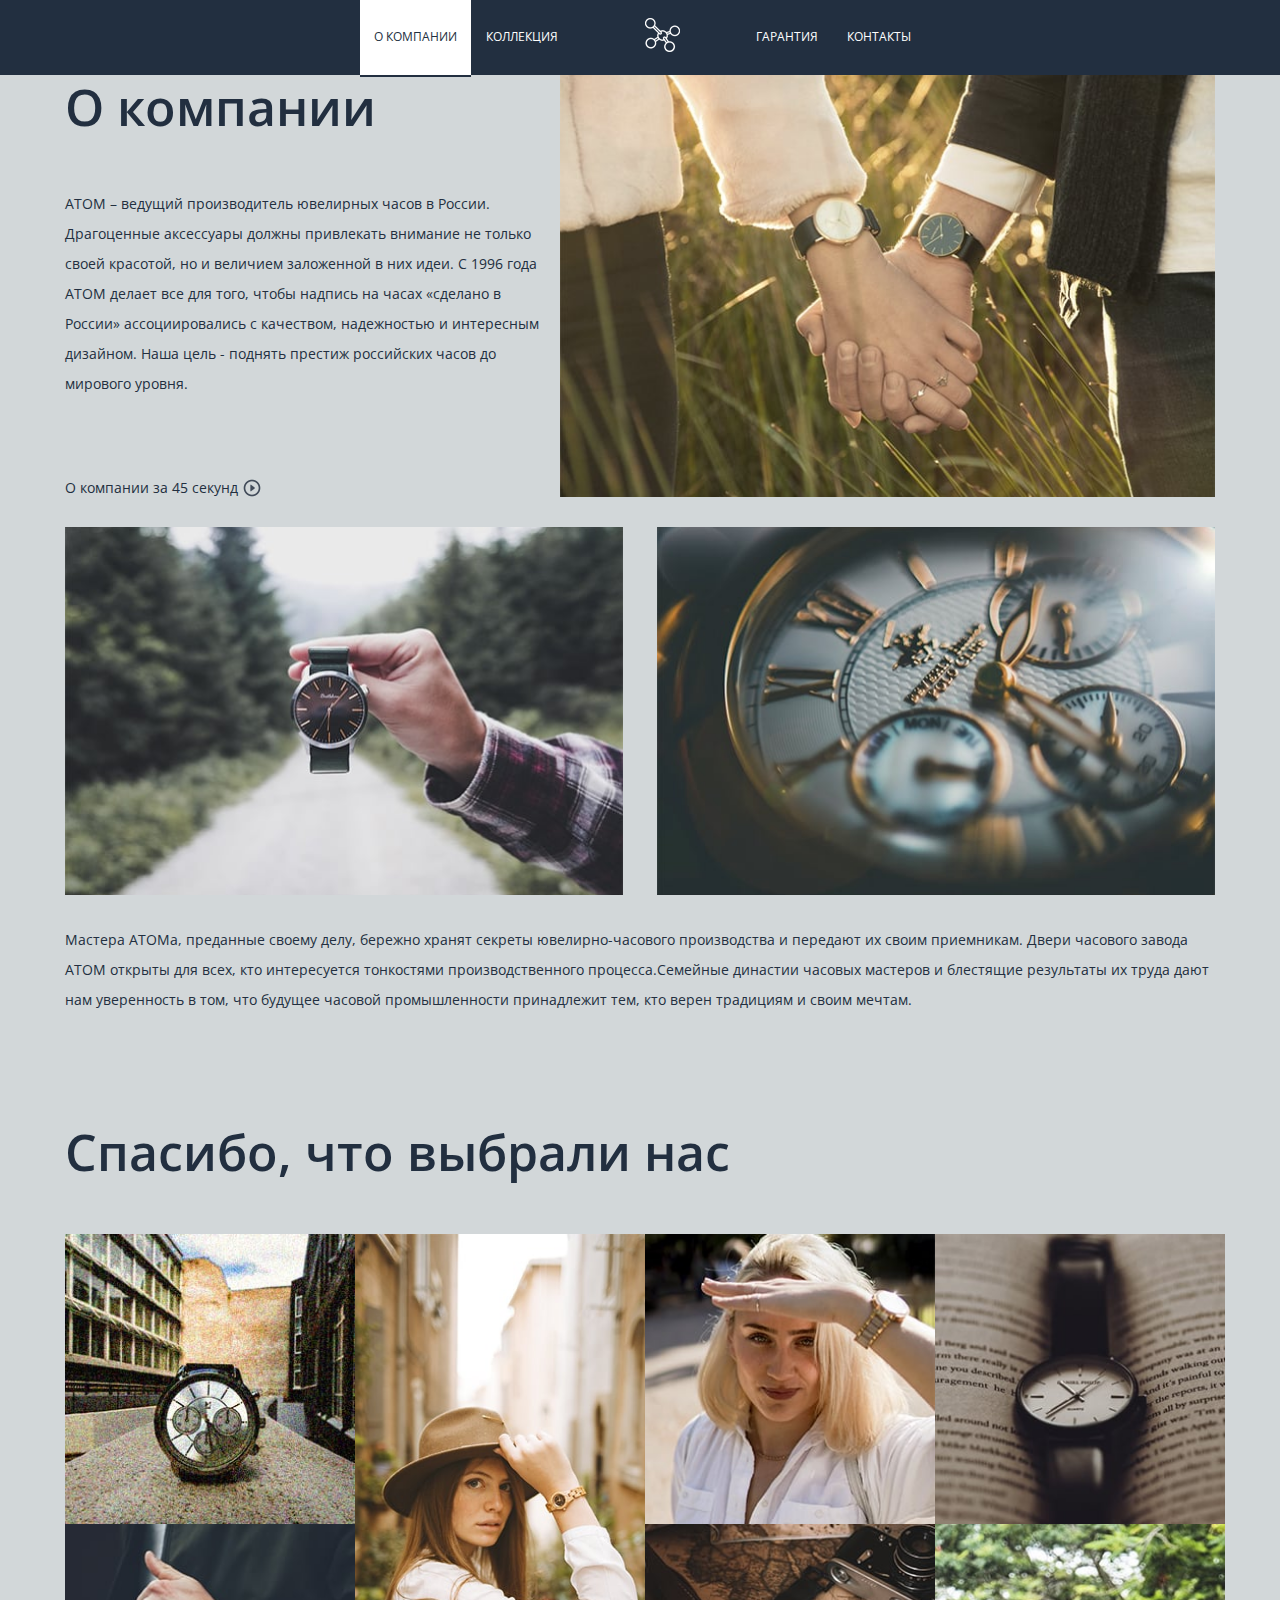
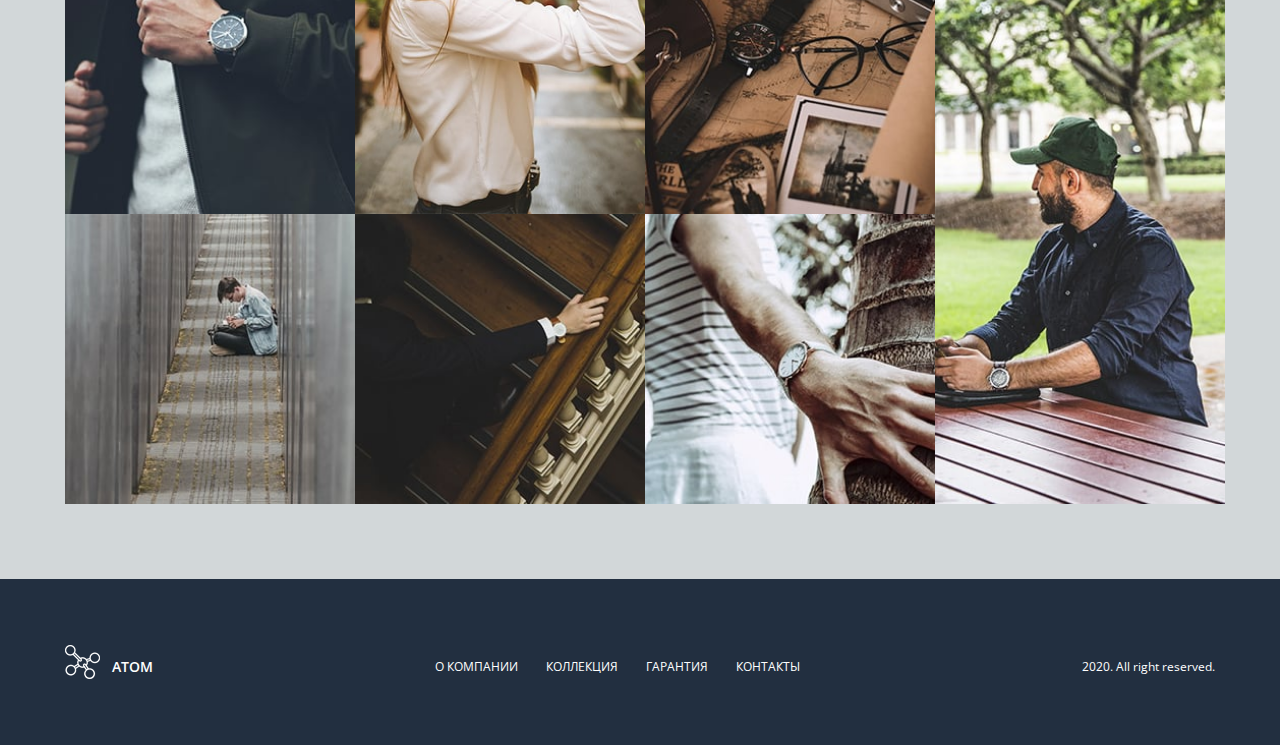
<file: blocks/about.html>
<!DOCTYPE html>
<html lang="en">
  <head>
    <meta charset="UTF-8" />
    <meta name="viewport" content="width=device-width, initial-scale=1" />
    <title>Интернет-магазин "Атом"</title>
    <!--css-->
    <link rel="stylesheet" type="text/css" href="../css/styles.min.css" />
  </head>
  <body>
      <header class="header header__page-bg">
        <div class="header__row">
          <nav class="header__menu menu">
            <div class="menu__icon icon-menu">
              <span></span>
              <span></span>
              <span></span>
            </div>
            <div class="header-menu"></div>
            <div class="menu__body">
              <ul class="menu__list">
                <li class="active">
                  <a href="#" class="menu__link active"><span>О компании</span></a>
                </li>
                <li>
                  <a href="collection.html" class="menu__link menu__link--right"
                    ><span>Коллекция</span></a
                  >
                </li>
                <li>
                  <a href="guaranty.html" class="menu__link"><span>Гарантия</span></a>
                </li>
                <li>
                  <a href="contacts.html" class="menu__link"><span>Контакты</span></a>
                </li>
              </ul>
            </div>
          </nav>
          <div class="header__logo">
           <a href="../index.html" class="logo__icon"> <img src="../images/logo/01.png" alt="" /></a>
          </div>
        </div>
      </header>
      <main class="">
        <section class="about">
          <div class="container">
            <div class="about__content">
              <div class="about__row">
                <div class="about__row-body">
                  <div class="row__title title">О компании</div>
                  <div class="row__text">АТОМ – ведущий производитель ювелирных часов в России.
                  Драгоценные аксессуары должны привлекать внимание не только 
                  своей красотой, но и величием заложенной в них идеи. 
                  С 1996 года АТОМ делает все для того,  чтобы надпись на часах 
                  «сделано в России» ассоциировались с качеством, надежностью 
                  и интересным дизайном. Наша цель - поднять престиж  российских 
                  часов до мирового уровня.
                  </div>
                  <div class="row__link"><a href="#" class="row__link">О компании за 45 секунд<img src="../images/about/icon.png"></a></div>
                </div>
                <div class="about__img-body ibg">
                  <img src="../images/about/01.jpg" alt="">
                </div>
              </div>
              <div class="about__row">
                <div class="about__img ibg"><img src="../images/about/02.jpg" alt=""></div>
                <div class="about__img ibg"><img src="../images/about/03.jpg" alt=""></div>
              </div>
              <div class="about__row">
                <div class="about__text">Мастера АТОМа, преданные своему делу, бережно хранят секреты ювелирно-часового производства и передают их своим приемникам. Двери часового завода 
                АТОМ открыты для всех, кто интересуется тонкостями производственного процесса.Семейные династии часовых  мастеров и блестящие результаты их труда дают 
                нам уверенность в том, что будущее часовой промышленности принадлежит тем, кто верен традициям и своим мечтам.</div>
              </div>
            </div>
          </div>
        </section>
        <section class="gallery">
          <div class="container">
            <div class="gallery__body">
              <div class="gallery__title title">Спасибо, что выбрали нас</div>
              <div class="gallery__content">
                <div class="gallery__column">
                  <div class="gallery__column-left">
                    <span class="gallery__img ibg"><img src="../images/gallery/01.jpg" alt=""></span>
                    <span class="gallery__img ibg"><img src="../images/gallery/02.jpg" alt=""></span>
                    <span class="gallery__img ibg"><img src="../images/gallery/04.jpg" alt=""></span>
                  </div>
                  <div class="gallery__column-right">
                    <div class="gallery__img gallery__img-b ibg"><img src="../images/gallery/03.jpg" alt=""></div>
                    <div class="gallery__img ibg"><img src="../images/gallery/05.jpg" alt=""></div>
                  </div>
                </div>
                <div class="gallery__column">
                  <div class="gallery__column-left">
                    <span class="gallery__img ibg"><img src="../images/gallery/06.jpg" alt=""></span>
                    <span class="gallery__img ibg"><img src="../images/gallery/07.jpg" alt=""></span>
                    <span class="gallery__img ibg"><img src="../images/gallery/08.jpg" alt=""></span>
                  </div>
                  <div class="gallery__column-right">
                    <div class="gallery__img gallery__img-b right ibg"><img src="../images/gallery/10.jpg" alt=""></div>
                    <div class="gallery__img ibg"><img src="../images/gallery/09.jpg" alt=""></div>
                  </div>  
                </div>
              </div>
            </div>
          </div>
        </section>
      </main>
      <footer class="footer">
        <div class="container">
          <div class="footer__body">
            <div class="footer__column">
              <div class="footer__logo">
                <div class="footer__img"><img src="../images/logo/01.png" alt=""></div>
                <span class="logo__text">ATOM</span>
              </div>
            </div>
            <div class="footer__column">
              <nav class="footer__menu">
                <div class="menu__body-footer">
                  <ul class="menu__list-footer">
                    <li>
                      <a href="#" class="menu__link"><span>О компании</span></a>
                    </li>
                    <li>
                      <a href="#" class="menu__link menu__link"
                        ><span>Коллекция</span></a
                      >
                    </li>
                    <li>
                      <a href="#" class="menu__link"><span>Гарантия</span></a>
                    </li>
                    <li>
                      <a href="#" class="menu__link"><span>Контакты</span></a>
                    </li>
                  </ul>
                </div>
              </nav>
            </div>
            <div class="footer__column">
              <div class="footer__rights">2020. All right reserved.</div>
            </div>
          </div>
        </div>
      </footer>
    <script src="../js/jquery-3.2.1.min.js"></script>
    <script src="../js/jquery.easing.1.3.js"></script>
    <script src="../js/slick/slick.min.js"></script>
    <script src="../js/main.js"></script>
    <!--end script-->
  </body>
</html>
</file>
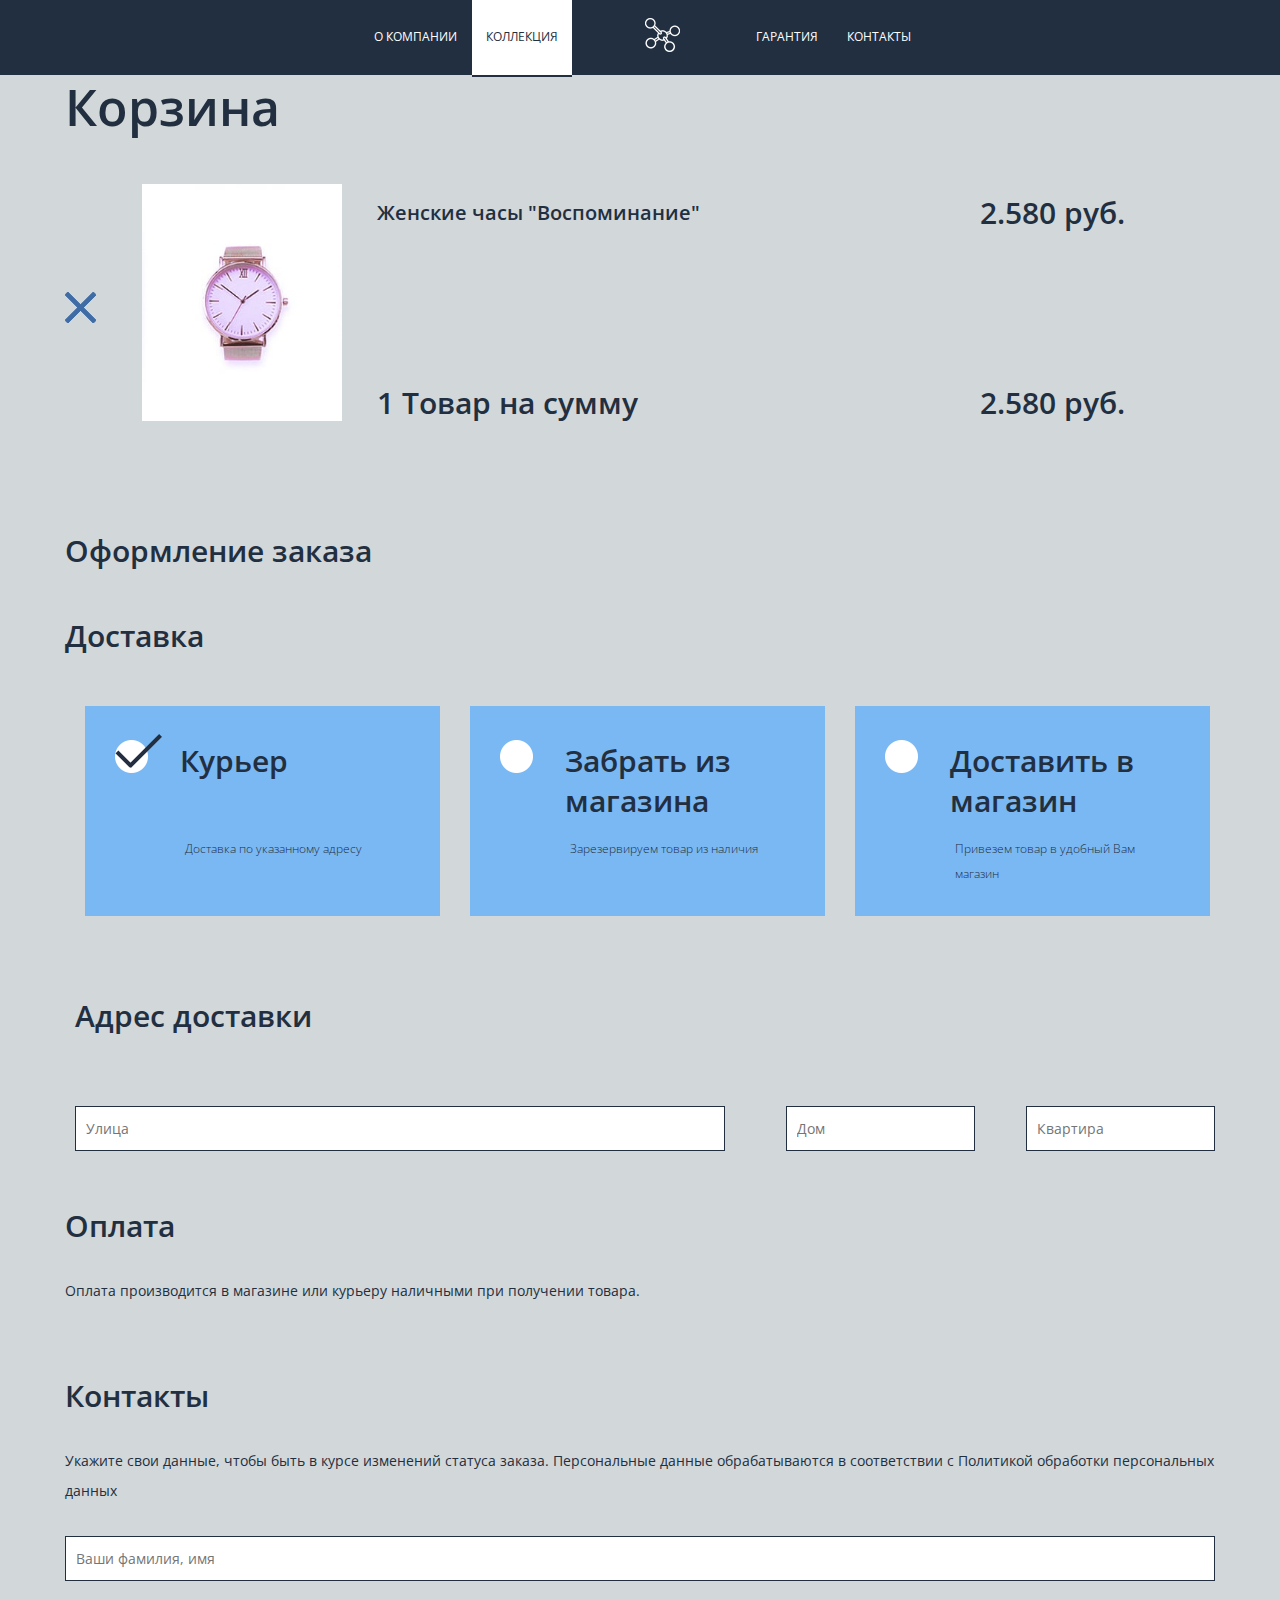
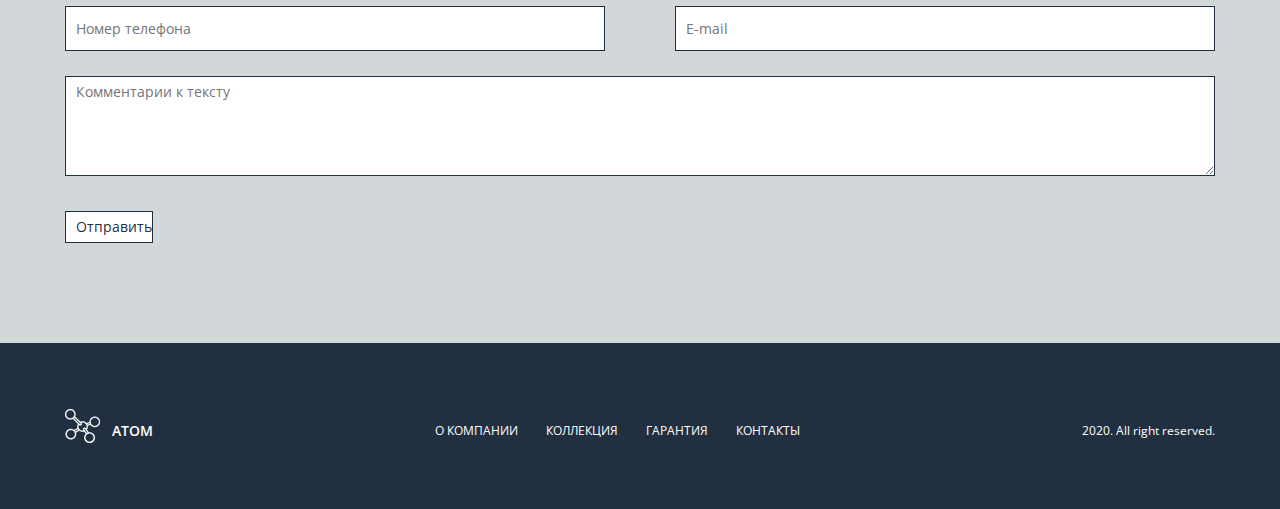
<file: blocks/bascket.html>
<!DOCTYPE html>
<html lang="en">
  <head>
    <meta charset="UTF-8" />
    <meta name="viewport" content="width=device-width, initial-scale=1" />
    <title>Интернет-магазин "Атом"</title>
    <!--css-->
    <link rel="stylesheet" type="text/css" href="../css/styles.min.css" />
  </head>
  <body>
      <header class="header header__page-bg">
        <div class="header__row">
          <nav class="header__menu menu">
            <div class="menu__icon icon-menu">
              <span></span>
              <span></span>
              <span></span>
            </div>
            <div class="header-menu"></div>
            <div class="menu__body">
              <ul class="menu__list">
                <li >
                  <a href="#" class="menu__link"><span>О компании</span></a>
                </li>
                <li class="active">
                  <a href="collection.html" class="menu__link menu__link--right  active"
                    ><span>Коллекция</span></a
                  >
                </li>
                <li>
                  <a href="guaranty.html" class="menu__link"><span>Гарантия</span></a>
                </li>
                <li>
                  <a href="contacts.html" class="menu__link"><span>Контакты</span></a>
                </li>
              </ul>
            </div>
          </nav>
          <div class="header__logo">
           <a href="../index.html" class="logo__icon"> <img src="../images/logo/01.png" alt="" /></a>
          </div>
        </div>
      </header>
      <main class="">
        <section class="bascket">
          <div class="container">
            <div class="bascket__title title">Корзина</div>
            <div class="bascket__body">
              <div class="bascket__top">
                <div class="block__left">
                  <a href="#" class="bascket__del">
                    <svg xmlns="http://www.w3.org/2000/svg" width="31.125" height="31.12" viewBox="0 0 31.125 31.12">
                      <metadata><?xpacket begin="﻿" id="W5M0MpCehiHzreSzNTczkc9d"?>
                    <x:xmpmeta xmlns:x="adobe:ns:meta/" x:xmptk="Adobe XMP Core 5.6-c142 79.160924, 2017/07/13-01:06:39        ">
                       <rdf:RDF xmlns:rdf="http://www.w3.org/1999/02/22-rdf-syntax-ns#">
                          <rdf:Description rdf:about=""/>
                       </rdf:RDF>
                    </x:xmpmeta>
                                                                                                                                                                                              
                                               
                    <?xpacket end="w"?></metadata>
                    <!--                 <defs>
                        <style>
                          .cls-1 {
                            fill: #3f6ca6;
                            fill-rule: evenodd;
                          }
                        </style>
                      </defs> -->
                      <path id="крестик" class="del" d="M162.444,2394.73l28.284-28.29,2.828,2.83-28.284,28.29Zm2.828-28.29,28.284,28.29-2.828,2.83-28.284-28.29Z" transform="translate(-162.438 -2366.44)"/>
                    </svg>
                  </a>
                  <div class="bascket__img"><img src="../images/collection/womans/01.jpg" alt=""></div>
                </div>
                <div class="block__right-b">
                  <div class="right__top-b">  
                    <a href="item.html" class="bascket__link">
                    <div class="bascket__text">Женские часы "Воспоминание"</div>
                  </a>
                    <div class="bascket__price">2.580 руб.</div>
                  </div>
                  <div class="right__bottom-b"> 
                    <div class="bottom-b__title">1 Товар на сумму</div>
                    <div class="bascket__price">2.580 руб.</div>
                  </div>
                </div>
              </div>
              <div class="bascket__middle">
                <p class="bascket__title bottom__title">Оформление заказа</p>
                <p class="bascket__subtitle bottom__title">Доставка</p>
                <div class="bascket__cards">
                  <div class="bascket__card">
                    <p class="card__title">
                      <input type="radio" name="delivery" id="courier" checked>
                      <label for="courier" class="bottom__label bottom__title">Курьер</label>
                    </p>
                    <span class="card__text">Доставка по указанному адресу</span>
                  </div>
                  <div class="bascket__card">
                    <p class="card__title">
                      <input type="radio" name="delivery" id="shop">
                      <label for="shop" class="bottom__label bottom__title">Забрать из магазина</label>
                    </p>
                    <span class="card__text">Зарезервируем товар из наличия</span>
                  </div>
                  <div class="bascket__card">
                    <p class="card__title">
                      <input type="radio" name="delivery" id="delivery">
                      <label for="delivery" class="bottom__label bottom__title">Доставить в магазин</label>
                    </p>
                    <span class="card__text">Привезем товар в удобный Вам магазин </span>
                  </div>
                </div>
              </div>
              <div class="bascket__delivery">
                <div class="bascket__delivery-title bottom__title">Адрес доставки</div>
                <div class="delivery__form">
                  <form action="#" class="delivery__form-f">
                    <div class="delivery__field-1">
                      <input type="text" placeholder="Улица">
                    </div>
                    <div class="delivery__field-2">
                      <input type="text" placeholder="Дом">
                    </div>
                    <div class="delivery__field-3">
                      <input type="text" placeholder="Квартира">
                    </div>
                  </form>
                </div>
              </div>
              <div class="bascket__payment">
                <div class="payment__title bottom__title">Оплата</div>
                <p class="payment__text">Оплата производится в магазине или курьеру наличными при получении товара. </p>
              </div>
              <div class="bascket__contacts">
                <div class="contacts__title bottom__title">Контакты</div>
                <p class="contacts__text">Укажите свои данные, чтобы быть в курсе изменений статуса заказа. Персональные данные обрабатываются в соответствии с Политикой обработки персональных данных</p>
                <form id="form" name="form" class="bascket__contacts-form">
                  <div class="contacts__field-1">
                    <input type="text" name="name" required="" placeholder="Ваши фамилия, имя">
                  </div>
                  <div class="contacts__field-2">
                    <div class="field__sub">
                      <div class="field__sub-1">
                        <input id="tel" name="tel" placeholder="Номер телефона" required="" tabindex="2" type="tel">
                      </div>
                      <div class="field__sub-2">
                        <input type="text" required="" name="email" id="validate" placeholder="E-mail">
                        <span id="validEmail" class="valid__email"></span>
                      </div>
                    </div>
                  </div>
                  <div class="contacts__field-3">
                    <textarea name="text" id="text" placeholder="Комментарии к тексту"></textarea> 
                  </div>
                  <div class="contacts__field-4">
                    <input type="submit" value="Отправить" id="btn_submit">
                  </div>
<!--                   <button class="contacts__form-btn btn" id="btn_submit"><span>Отправить</span></button> -->
                </form>
              </div>
            </div>
          </div>
          <div class="overlay js-overlay-thank-you">
            <div class="popup js-thank-you">
              <div class="popup__container">
                <div class="popup__img">
                  <img src="../images/01.jpg" alt="">
                </div>
                <div class="popup__text">
                  <p>Ваша заявка принята</p>
                  <span>Мы перезвоним Вам в течении 10 минут</span>
                  <span>Спасибо за Ваш заказ!</span>
                </div>
              </div>
              <div class="close-popup js-close-thank-you"></div>
            </div>
          </div>
        </section>

      </main>
      <footer class="footer">
        <div class="container">
          <div class="footer__body">
            <div class="footer__column">
              <div class="footer__logo">
                <div class="footer__img"><img src="../images/logo/01.png" alt=""></div>
                <span class="logo__text">ATOM</span>
              </div>
            </div>
            <div class="footer__column">
              <nav class="footer__menu">
                <div class="menu__body-footer">
                  <ul class="menu__list-footer">
                    <li>
                      <a href="#" class="menu__link"><span>О компании</span></a>
                    </li>
                    <li>
                      <a href="#" class="menu__link menu__link"
                        ><span>Коллекция</span></a
                      >
                    </li>
                    <li>
                      <a href="#" class="menu__link"><span>Гарантия</span></a>
                    </li>
                    <li>
                      <a href="#" class="menu__link"><span>Контакты</span></a>
                    </li>
                  </ul>
                </div>
              </nav>
            </div>
            <div class="footer__column">
              <div class="footer__rights">2020. All right reserved.</div>
            </div>
          </div>
        </div>
      </footer>
    <script src="../js/jquery-3.2.1.min.js"></script>
    <script src="../js/jquery.easing.1.3.js"></script>
    <script src="../js/slick/slick.min.js"></script>
    <script src="../js/jquery.maskedinput.js"></script>
    <script src="../js/main.js"></script>
    <!--end script-->
  </body>
</html>
</file>
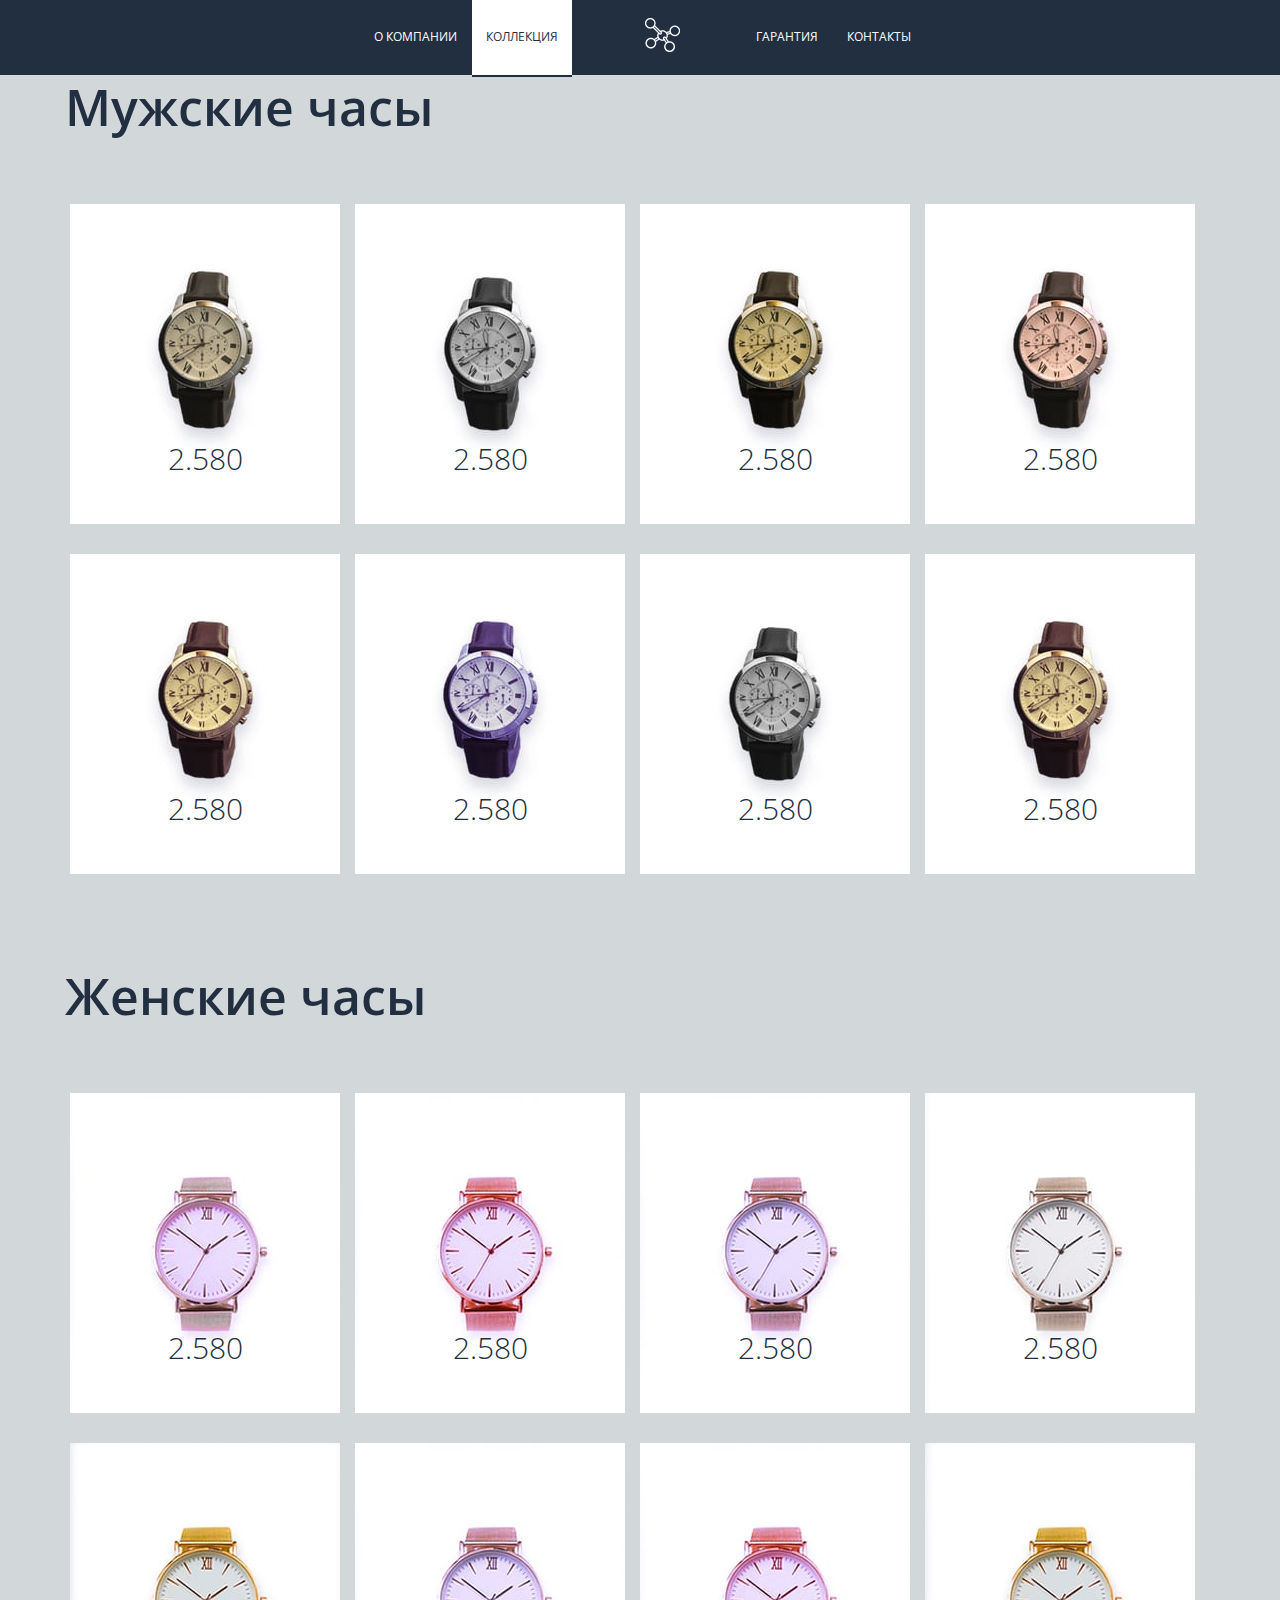
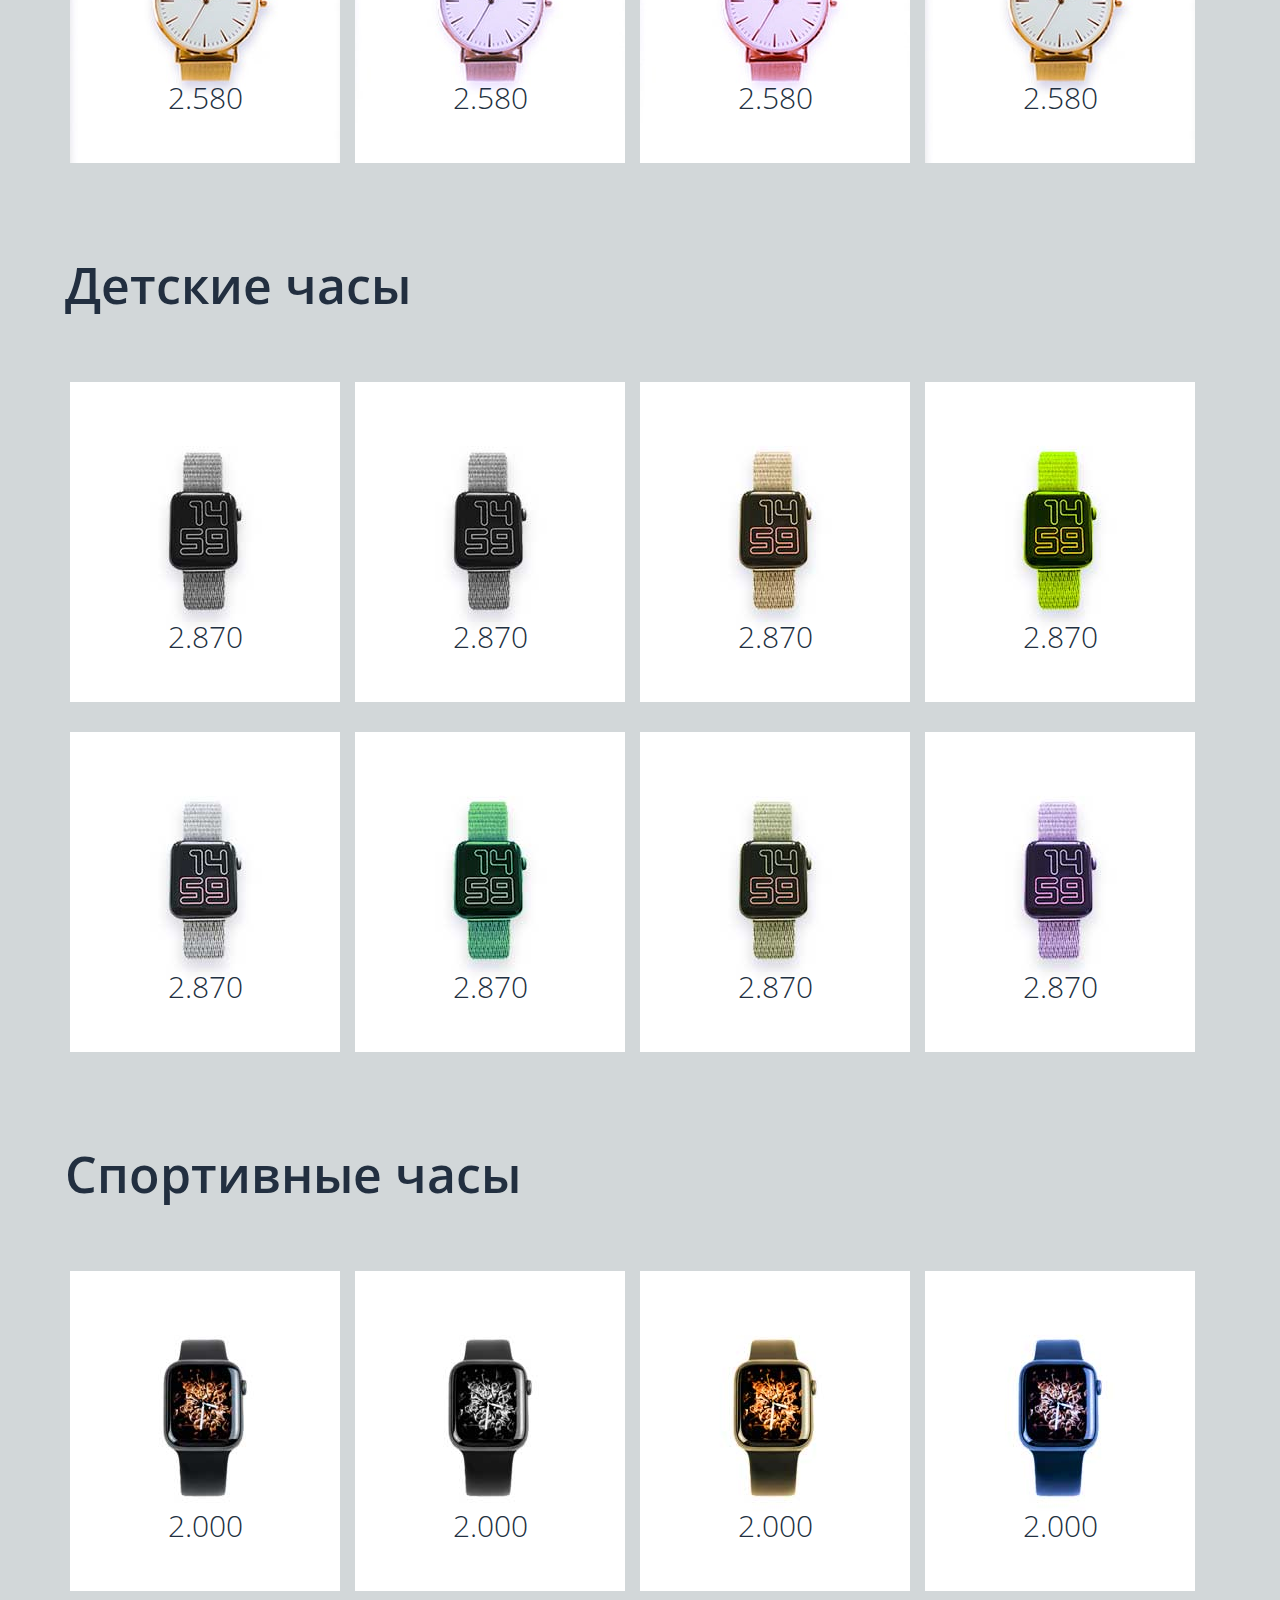
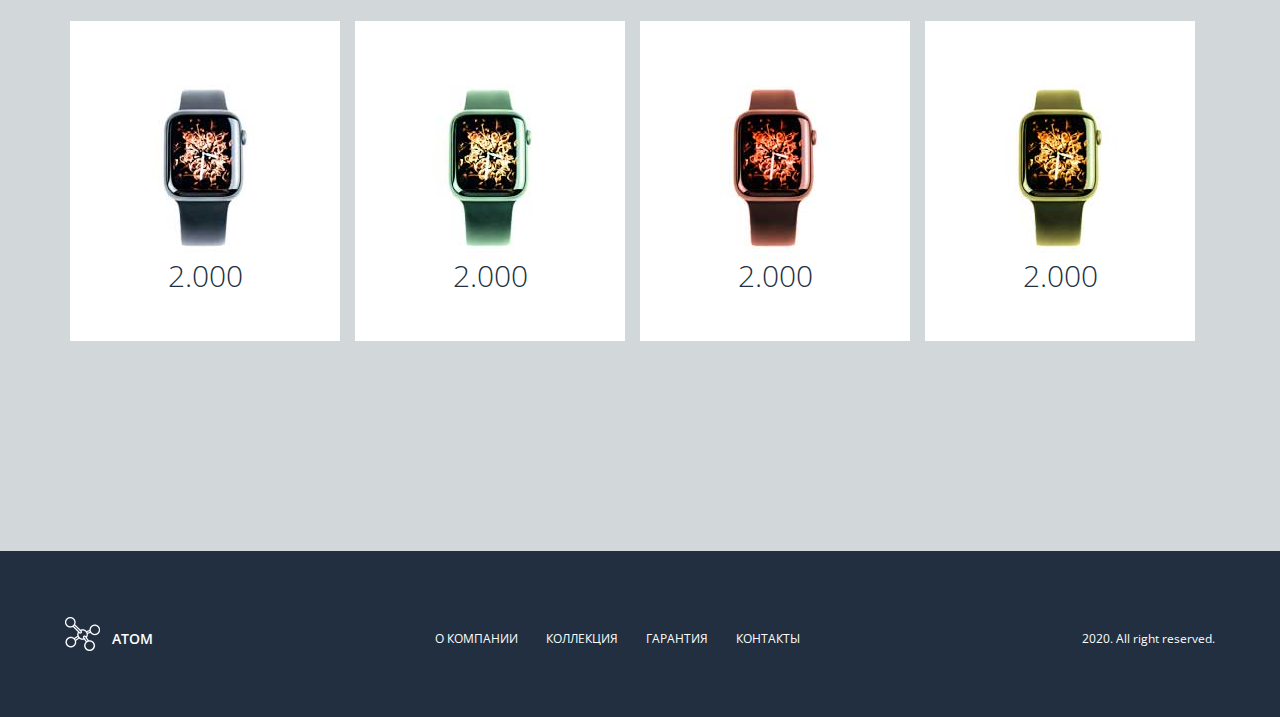
<file: blocks/collection.html>
<!DOCTYPE html>
<html lang="en">
  <head>
    <meta charset="UTF-8" />
    <meta name="viewport" content="width=device-width, initial-scale=1" />
    <title>Интернет-магазин "Атом"</title>
    <!--css-->
    <link rel="stylesheet" type="text/css" href="../css/styles.min.css" />
  </head>
  <body>
      <header class="header header__page-bg">
        <div class="header__row">
          <nav class="header__menu menu">
            <div class="menu__icon icon-menu">
              <span></span>
              <span></span>
              <span></span>
            </div>
            <div class="header-menu"></div>
            <div class="menu__body">
              <ul class="menu__list">
                <li>
                  <a href="about.html" class="menu__link"><span>О компании</span></a>
                </li>
                <li class="active">
                  <a href="#" class="menu__link menu__link--right  active"
                    ><span>Коллекция</span></a
                  >
                </li>
                <li>
                  <a href="guaranty.html" class="menu__link"><span>Гарантия</span></a>
                </li>
                <li>
                  <a href="contacts.html" class="menu__link"><span>Контакты</span></a>
                </li>
              </ul>
            </div>
          </nav>
          <div class="header__logo">
           <a href="../index.html" class="logo__icon"> <img src="../images/logo/01.png" alt="" /></a>
          </div>
        </div>
      </header>
      <main class="">
        <section class="collection">
          <div class="container">
<!--             <div class="collection__title-p title">Коллекция</div> -->
            <div class="collection__man">
              <div class="collection__title-page title">Мужские часы</div>
              <div class="collection__body">
                <div class="collection__item">
                  <div class="collection__image"><img src="../images/collection/mans/01.jpg" alt=""></div>
                  <div class="collection__price">2.580</div>
                  <div class="collection__action">
                    <p class="action__title">Мужские часы </br>"Гранит"</p>
                    <p class="action__price">Цена </br>2.580</p>
                    <a href="item.html" class="action__btn btn"><span>Подробнее</span></a>
                  </div>
                </div>
                <div class="collection__item">
                  <div class="collection__image"><img src="../images/collection/mans/02.jpg" alt=""></div>
                  <div class="collection__price">2.580</div>
                  <div class="collection__action">
                    <p class="action__title">Мужские часы </br>"Гранит"</p>
                    <p class="action__price">Цена </br>2.580</p>
                    <a href="#" class="action__btn btn"><span>Подробнее</span></a>
                  </div>
                </div>
                <div class="collection__item">
                  <div class="collection__image"><img src="../images/collection/mans/03.jpg" alt=""></div>
                  <div class="collection__price">2.580</div>
                  <div class="collection__action">
                    <p class="action__title">Мужские часы </br>"Гранит"</p>
                    <p class="action__price">Цена </br>2.580</p>
                    <a href="#" class="action__btn btn"><span>Подробнее</span></a>
                  </div>
                </div>
                <div class="collection__item">
                  <div class="collection__image"><img src="../images/collection/mans/04.jpg" alt=""></div>
                  <div class="collection__price">2.580</div>
                  <div class="collection__action">
                    <p class="action__title">Мужские часы </br>"Гранит"</p>
                    <p class="action__price">Цена </br>2.580</p>
                    <a href="#" class="action__btn btn"><span>Подробнее</span></a>
                  </div>
                </div>
                <div class="collection__item">
                  <div class="collection__image"><img src="../images/collection/mans/05.jpg" alt=""></div>
                  <div class="collection__price">2.580</div>
                  <div class="collection__action">
                    <p class="action__title">Мужские часы </br>"Гранит"</p>
                    <p class="action__price">Цена </br>2.580</p>
                    <a href="#" class="action__btn btn"><span>Подробнее</span></a>
                  </div>
                </div>
                <div class="collection__item">
                  <div class="collection__image"><img src="../images/collection/mans/06.jpg" alt=""></div>
                  <div class="collection__price">2.580</div>
                  <div class="collection__action">
                    <p class="action__title">Мужские часы </br>"Гранит"</p>
                    <p class="action__price">Цена </br>2.580</p>
                    <a href="#" class="action__btn btn"><span>Подробнее</span></a>
                  </div>
                </div>
                <div class="collection__item">
                  <div class="collection__image"><img src="../images/collection/mans/07.jpg" alt=""></div>
                  <div class="collection__price">2.580</div>
                  <div class="collection__action">
                    <p class="action__title">Мужские часы </br>"Гранит"</p>
                    <p class="action__price">Цена </br>2.580</p>
                    <a href="#" class="action__btn btn"><span>Подробнее</span></a>
                  </div>
                </div>
                <div class="collection__item">
                  <div class="collection__image"><img src="../images/collection/mans/08.jpg" alt=""></div>
                  <div class="collection__price">2.580</div>
                  <div class="collection__action">
                    <p class="action__title">Мужские часы </br>"Гранит"</p>
                    <p class="action__price">Цена </br>2.580</p>
                    <a href="#" class="action__btn btn"><span>Подробнее</span></a>
                  </div>
                </div>
              </div>
            </div>
            <div class="collection__woman" id="woman">
              <div class="collection__title-page title">Женские часы</div>
              <div class="collection__body">
                <div class="collection__item">
                  <div class="collection__image"><img src="../images/collection/womans/01.jpg" alt=""></div>
                  <div class="collection__price">2.580</div>
                  <div class="collection__action">
                    <p class="action__title">Женские часы </br>"Воспоминание"</p>
                    <p class="action__price">Цена </br>2.580</p>
                    <a href="#" class="action__btn btn"><span>Подробнее</span></a>
                  </div>
                </div>
                <div class="collection__item">
                  <div class="collection__image"><img src="../images/collection/womans/02.jpg" alt=""></div>
                  <div class="collection__price">2.580</div>
                  <div class="collection__action">
                    <p class="action__title">Женские часы </br>"Воспоминание"</p>
                    <p class="action__price">Цена </br>2.580</p>
                    <a href="#" class="action__btn btn"><span>Подробнее</span></a>
                  </div>
                </div>
                <div class="collection__item">
                  <div class="collection__image"><img src="../images/collection/womans/03.jpg" alt=""></div>
                  <div class="collection__price">2.580</div>
                  <div class="collection__action">
                    <p class="action__title">Женские часы </br>"Воспоминание"</p>
                    <p class="action__price">Цена </br>2.580</p>
                    <a href="#" class="action__btn btn"><span>Подробнее</span></a>
                  </div>
                </div>
                <div class="collection__item">
                  <div class="collection__image"><img src="../images/collection/womans/04.jpg" alt=""></div>
                  <div class="collection__price">2.580</div>
                  <div class="collection__action">
                    <p class="action__title">Женские часы </br>"Воспоминание"</p>
                    <p class="action__price">Цена </br>2.580</p>
                    <a href="#" class="action__btn btn"><span>Подробнее</span></a>
                  </div>
                </div>
                <div class="collection__item">
                  <div class="collection__image"><img src="../images/collection/womans/05.jpg" alt=""></div>
                  <div class="collection__price">2.580</div>
                  <div class="collection__action">
                    <p class="action__title">Женские часы </br>"Воспоминание"</p>
                    <p class="action__price">Цена </br>2.580</p>
                    <a href="#" class="action__btn btn"><span>Подробнее</span></a>
                  </div>
                </div>
                <div class="collection__item">
                  <div class="collection__image"><img src="../images/collection/womans/06.jpg" alt=""></div>
                  <div class="collection__price">2.580</div>
                  <div class="collection__action">
                    <p class="action__title">Женские часы </br>"Воспоминание"</p>
                    <p class="action__price">Цена </br>2.580</p>
                    <a href="#" class="action__btn btn"><span>Подробнее</span></a>
                  </div>
                </div>
                <div class="collection__item">
                  <div class="collection__image"><img src="../images/collection/womans/07.jpg" alt=""></div>
                  <div class="collection__price">2.580</div>
                  <div class="collection__action">
                    <p class="action__title">Женские часы </br>"Воспоминание"</p>
                    <p class="action__price">Цена </br>2.580</p>
                    <a href="#" class="action__btn btn"><span>Подробнее</span></a>
                  </div>
                </div>
                <div class="collection__item">
                  <div class="collection__image"><img src="../images/collection/womans/08.jpg" alt=""></div>
                  <div class="collection__price">2.580</div>
                  <div class="collection__action">
                    <p class="action__title">Женские часы </br>"Воспоминание"</p>
                    <p class="action__price">Цена </br>2.580</p>
                    <a href="#" class="action__btn btn"><span>Подробнее</span></a>
                  </div>
                </div>
              </div>
            </div>
            <div class="collection__kids" id="kids">
              <div class="collection__title-page title">Детские часы</div>
              <div class="collection__body">
                <div class="collection__item">
                  <div class="collection__image"><img src="../images/collection/childrens/01.jpg" alt=""></div>
                  <div class="collection__price">2.870</div>
                  <div class="collection__action">
                    <p class="action__title">Детские часы </br>"Комета"</p>
                    <p class="action__price">Цена </br>2.870</p>
                    <a href="#" class="action__btn btn"><span>Подробнее</span></a>
                  </div>
                </div>
                <div class="collection__item">
                  <div class="collection__image"><img src="../images/collection/childrens/02.jpg" alt=""></div>
                  <div class="collection__price">2.870</div>
                  <div class="collection__action">
                    <p class="action__title">Детские часы </br>"Комета"</p>
                    <p class="action__price">Цена </br>2.870</p>
                    <a href="#" class="action__btn btn"><span>Подробнее</span></a>
                  </div>
                </div>
                <div class="collection__item">
                  <div class="collection__image"><img src="../images/collection/childrens/03.jpg" alt=""></div>
                  <div class="collection__price">2.870</div>
                  <div class="collection__action">
                    <p class="action__title">Детские часы </br>"Комета"</p>
                    <p class="action__price">Цена </br>2.870</p>
                    <a href="#" class="action__btn btn"><span>Подробнее</span></a>
                  </div>
                </div>
                <div class="collection__item">
                  <div class="collection__image"><img src="../images/collection/childrens/04.jpg" alt=""></div>
                  <div class="collection__price">2.870</div>
                  <div class="collection__action">
                    <p class="action__title">Детские часы </br>"Комета"</p>
                    <p class="action__price">Цена </br>2.870</p>
                    <a href="#" class="action__btn btn"><span>Подробнее</span></a>
                  </div>
                </div>
                <div class="collection__item">
                  <div class="collection__image"><img src="../images/collection/childrens/05.jpg" alt=""></div>
                  <div class="collection__price">2.870</div>
                  <div class="collection__action">
                    <p class="action__title">Детские часы </br>"Комета"</p>
                    <p class="action__price">Цена </br>2.870</p>
                    <a href="#" class="action__btn btn"><span>Подробнее</span></a>
                  </div>
                </div>
                <div class="collection__item">
                  <div class="collection__image"><img src="../images/collection/childrens/06.jpg" alt=""></div>
                  <div class="collection__price">2.870</div>
                  <div class="collection__action">
                    <p class="action__title">Детские часы </br>"Комета"</p>
                    <p class="action__price">Цена </br>2.870</p>
                    <a href="#" class="action__btn btn"><span>Подробнее</span></a>
                  </div>
                </div>
                <div class="collection__item">
                  <div class="collection__image"><img src="../images/collection/childrens/07.jpg" alt=""></div>
                  <div class="collection__price">2.870</div>
                  <div class="collection__action">
                    <p class="action__title">Детские часы </br>"Комета"</p>
                    <p class="action__price">Цена </br>2.870</p>
                    <a href="#" class="action__btn btn"><span>Подробнее</span></a>
                  </div>
                </div>
                <div class="collection__item">
                  <div class="collection__image"><img src="../images/collection/childrens/08.jpg" alt=""></div>
                  <div class="collection__price">2.870</div>
                  <div class="collection__action">
                    <p class="action__title">Детские часы </br>"Комета"</p>
                    <p class="action__price">Цена </br>2.870</p>
                    <a href="#" class="action__btn btn"><span>Подробнее</span></a>
                  </div>
                </div>
              </div>
            </div>
            <div class="collection__sport" id="sport">
              <div class="collection__title-page title">Спортивные часы</div>
              <div class="collection__body">
                <div class="collection__item">
                  <div class="collection__image"><img src="../images/collection/sports/01.jpg" alt=""></div>
                  <div class="collection__price">2.000</div>
                  <div class="collection__action">
                    <p class="action__title">Спортивные часы </br>"Скорость"</p>
                    <p class="action__price">Цена </br>2.000</p>
                    <a href="#" class="action__btn btn"><span>Подробнее</span></a>
                  </div>
                </div>
                <div class="collection__item">
                  <div class="collection__image"><img src="../images/collection/sports/02.jpg" alt=""></div>
                  <div class="collection__price">2.000</div>
                  <div class="collection__action">
                    <p class="action__title">Спортивные часы </br>"Скорость"</p>
                    <p class="action__price">Цена </br>2.000</p>
                    <a href="#" class="action__btn btn"><span>Подробнее</span></a>
                  </div>
                </div>
                <div class="collection__item">
                  <div class="collection__image"><img src="../images/collection/sports/03.jpg" alt=""></div>
                  <div class="collection__price">2.000</div>
                  <div class="collection__action">
                    <p class="action__title">Спортивные часы </br>"Скорость"</p>
                    <p class="action__price">Цена </br>2.000</p>
                    <a href="#" class="action__btn btn"><span>Подробнее</span></a>
                  </div>
                </div>
                <div class="collection__item">
                  <div class="collection__image"><img src="../images/collection/sports/04.jpg" alt=""></div>
                  <div class="collection__price">2.000</div>
                  <div class="collection__action">
                    <p class="action__title">Спортивные часы </br>"Скорость"</p>
                    <p class="action__price">Цена </br>2.000</p>
                    <a href="#" class="action__btn btn"><span>Подробнее</span></a>
                  </div>
                </div>
                <div class="collection__item">
                  <div class="collection__image"><img src="../images/collection/sports/05.jpg" alt=""></div>
                  <div class="collection__price">2.000</div>
                  <div class="collection__action">
                    <p class="action__title">Спортивные часы </br>"Скорость"</p>
                    <p class="action__price">Цена </br>2.000</p>
                    <a href="#" class="action__btn btn"><span>Подробнее</span></a>
                  </div>
                </div>
                <div class="collection__item">
                  <div class="collection__image"><img src="../images/collection/sports/06.jpg" alt=""></div>
                  <div class="collection__price">2.000</div>
                  <div class="collection__action">
                    <p class="action__title">Спортивные часы </br>"Скорость"</p>
                    <p class="action__price">Цена </br>2.000</p>
                    <a href="#" class="action__btn btn"><span>Подробнее</span></a>
                  </div>
                </div>
                <div class="collection__item">
                  <div class="collection__image"><img src="../images/collection/sports/07.jpg" alt=""></div>
                  <div class="collection__price">2.000</div>
                  <div class="collection__action">
                    <p class="action__title">Спортивные часы </br>"Скорость"</p>
                    <p class="action__price">Цена </br>2.000</p>
                    <a href="#" class="action__btn btn"><span>Подробнее</span></a>
                  </div>
                </div>
                <div class="collection__item">
                  <div class="collection__image"><img src="../images/collection/sports/08.jpg" alt=""></div>
                  <div class="collection__price">2.000</div>
                  <div class="collection__action">
                    <p class="action__title">Спортивные часы </br>"Скорость"</p>
                    <p class="action__price">Цена </br>2.000</p>
                    <a href="#" class="action__btn btn"><span>Подробнее</span></a>
                  </div>
                </div>
              </div>
            </div>
          </div>
        </section>
      </main>
      <footer class="footer">
        <div class="container">
          <div class="footer__body">
            <div class="footer__column">
              <div class="footer__logo">
                <div class="footer__img"><img src="../images/logo/01.png" alt=""></div>
                <span class="logo__text">ATOM</span>
              </div>
            </div>
            <div class="footer__column">
              <nav class="footer__menu">
                <div class="menu__body-footer">
                  <ul class="menu__list-footer">
                    <li>
                      <a href="#" class="menu__link"><span>О компании</span></a>
                    </li>
                    <li>
                      <a href="#" class="menu__link menu__link"
                        ><span>Коллекция</span></a
                      >
                    </li>
                    <li>
                      <a href="#" class="menu__link"><span>Гарантия</span></a>
                    </li>
                    <li>
                      <a href="#" class="menu__link"><span>Контакты</span></a>
                    </li>
                  </ul>
                </div>
              </nav>
            </div>
            <div class="footer__column">
              <div class="footer__rights">2020. All right reserved.</div>
            </div>
          </div>
        </div>
      </footer>
    <script src="../js/jquery-3.2.1.min.js"></script>
    <script src="../js/jquery.easing.1.3.js"></script>
    <script src="../js/slick/slick.min.js"></script>
    <script src="../js/main.js"></script>
    <!--end script-->
  </body>
</html>
</file>
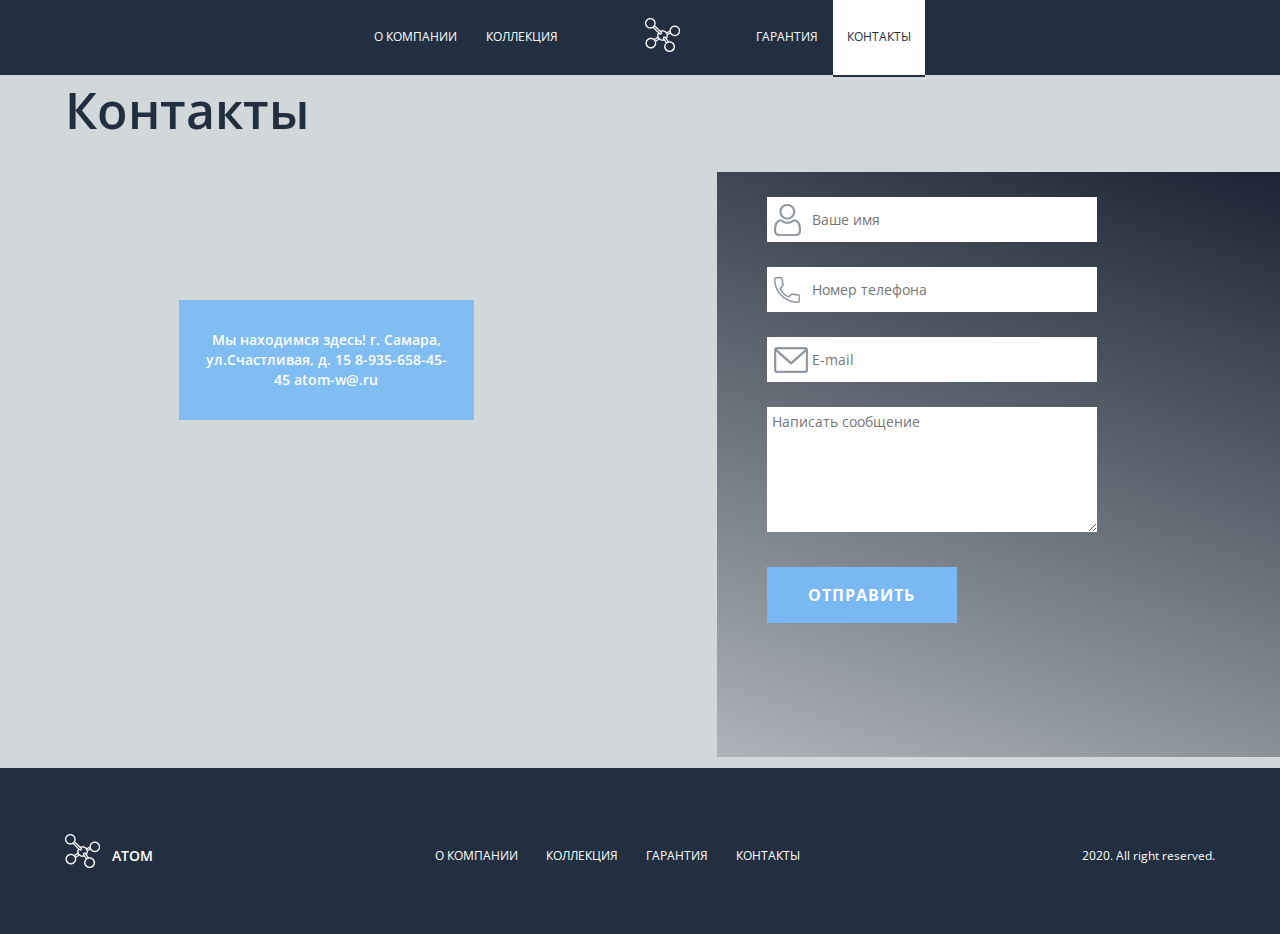
<file: blocks/contacts.html>
<!DOCTYPE html>
<html lang="en">
  <head>
    <meta charset="UTF-8" />
    <meta name="viewport" content="width=device-width, initial-scale=1" />
    <title>Интернет-магазин "Атом"</title>
    <!--css-->
    <link rel="stylesheet" type="text/css" href="../css/styles.min.css" />
  </head>
  <body>
      <header class="header header__page-bg">
        <div class="header__row">
          <nav class="header__menu menu">
            <div class="menu__icon icon-menu">
              <span></span>
              <span></span>
              <span></span>
            </div>
            <div class="header-menu"></div>
            <div class="menu__body">
              <ul class="menu__list">
                <li>
                  <a href="about.html" class="menu__link"><span>О компании</span></a>
                </li>
                <li>
                  <a href="collection.html" class="menu__link menu__link--right"
                    ><span>Коллекция</span></a
                  >
                </li>
                <li >
                  <a href="guaranty.html" class="menu__link"><span>Гарантия</span></a>
                </li>
                <li class="active">
                  <a href="#" class="menu__link  active"><span>Контакты</span></a>
                </li>
              </ul>
            </div>
          </nav>
          <div class="header__logo">
           <a href="../index.html" class="logo__icon"> <img src="../images/logo/01.png" alt="" /></a>
          </div>
        </div>
      </header>
      <main class="">
        <section class="contacts">
          <div id="map" class="map"></div>
          <div class="container">
            <div class="contacts__title title">Контакты</div>

          </div>
            <div class="contacts__body">
              <div class="contacts__left">
                <div class="left__content">
                  <div class="left__text">
                    Мы находимся здесь!
                    г. Самара, ул.Счастливая, д. 15
                    8-935-658-45-45
                    atom-w@.ru
                  </div>
                </div>
              </div>
              <div class="contacts__right">
                <div class="contacts__form">
                  <form class="form1" id="form1" name="form1">
                        <p><input id="name1" name="name1" placeholder="Ваше имя" required="" tabindex="1" type="text" class="name"></p>
                        <p><input id="tel" name="phone1" placeholder="Номер телефона" required="" tabindex="2" type="tel" class="tel"></p>
                        <p><input id="email" name="email" placeholder="E-mail" required="" tabindex="2" type="text" class="email"></p>  
                        <p><textarea placeholder="Написать сообщение"></textarea></p>
                        <p class="btn"><span>Отправить</span></p>
                  </form>
                </div>
              </div>
            </div>
            <div class="adaptive__block"></div>
        </section>
      </main>
      <footer class="footer footer__contacts">
        <div class="container">
          <div class="footer__body">
            <div class="footer__column">
              <div class="footer__logo">
                <div class="footer__img"><img src="../images/logo/01.png" alt=""></div>
                <span class="logo__text">ATOM</span>
              </div>
            </div>
            <div class="footer__column">
              <nav class="footer__menu">
                <div class="menu__body-footer">
                  <ul class="menu__list-footer">
                    <li>
                      <a href="#" class="menu__link"><span>О компании</span></a>
                    </li>
                    <li>
                      <a href="#" class="menu__link menu__link"
                        ><span>Коллекция</span></a
                      >
                    </li>
                    <li>
                      <a href="#" class="menu__link"><span>Гарантия</span></a>
                    </li>
                    <li>
                      <a href="#" class="menu__link"><span>Контакты</span></a>
                    </li>
                  </ul>
                </div>
              </nav>
            </div>
            <div class="footer__column">
              <div class="footer__rights">2020. All right reserved.</div>
            </div>
          </div>
        </div>
      </footer>
    <script src="https://api-maps.yandex.ru/2.1/?apikey=ваш API-ключ&lang=ru_RU" type="text/javascript">
    </script>
    <script src="../js/jquery-3.2.1.min.js"></script>
    <script src="../js/jquery.easing.1.3.js"></script>
    <script src="../js/slick/slick.min.js"></script>
    <script src="../js/main.js"></script>
    <!--end script-->
  </body>
</html>
</file>
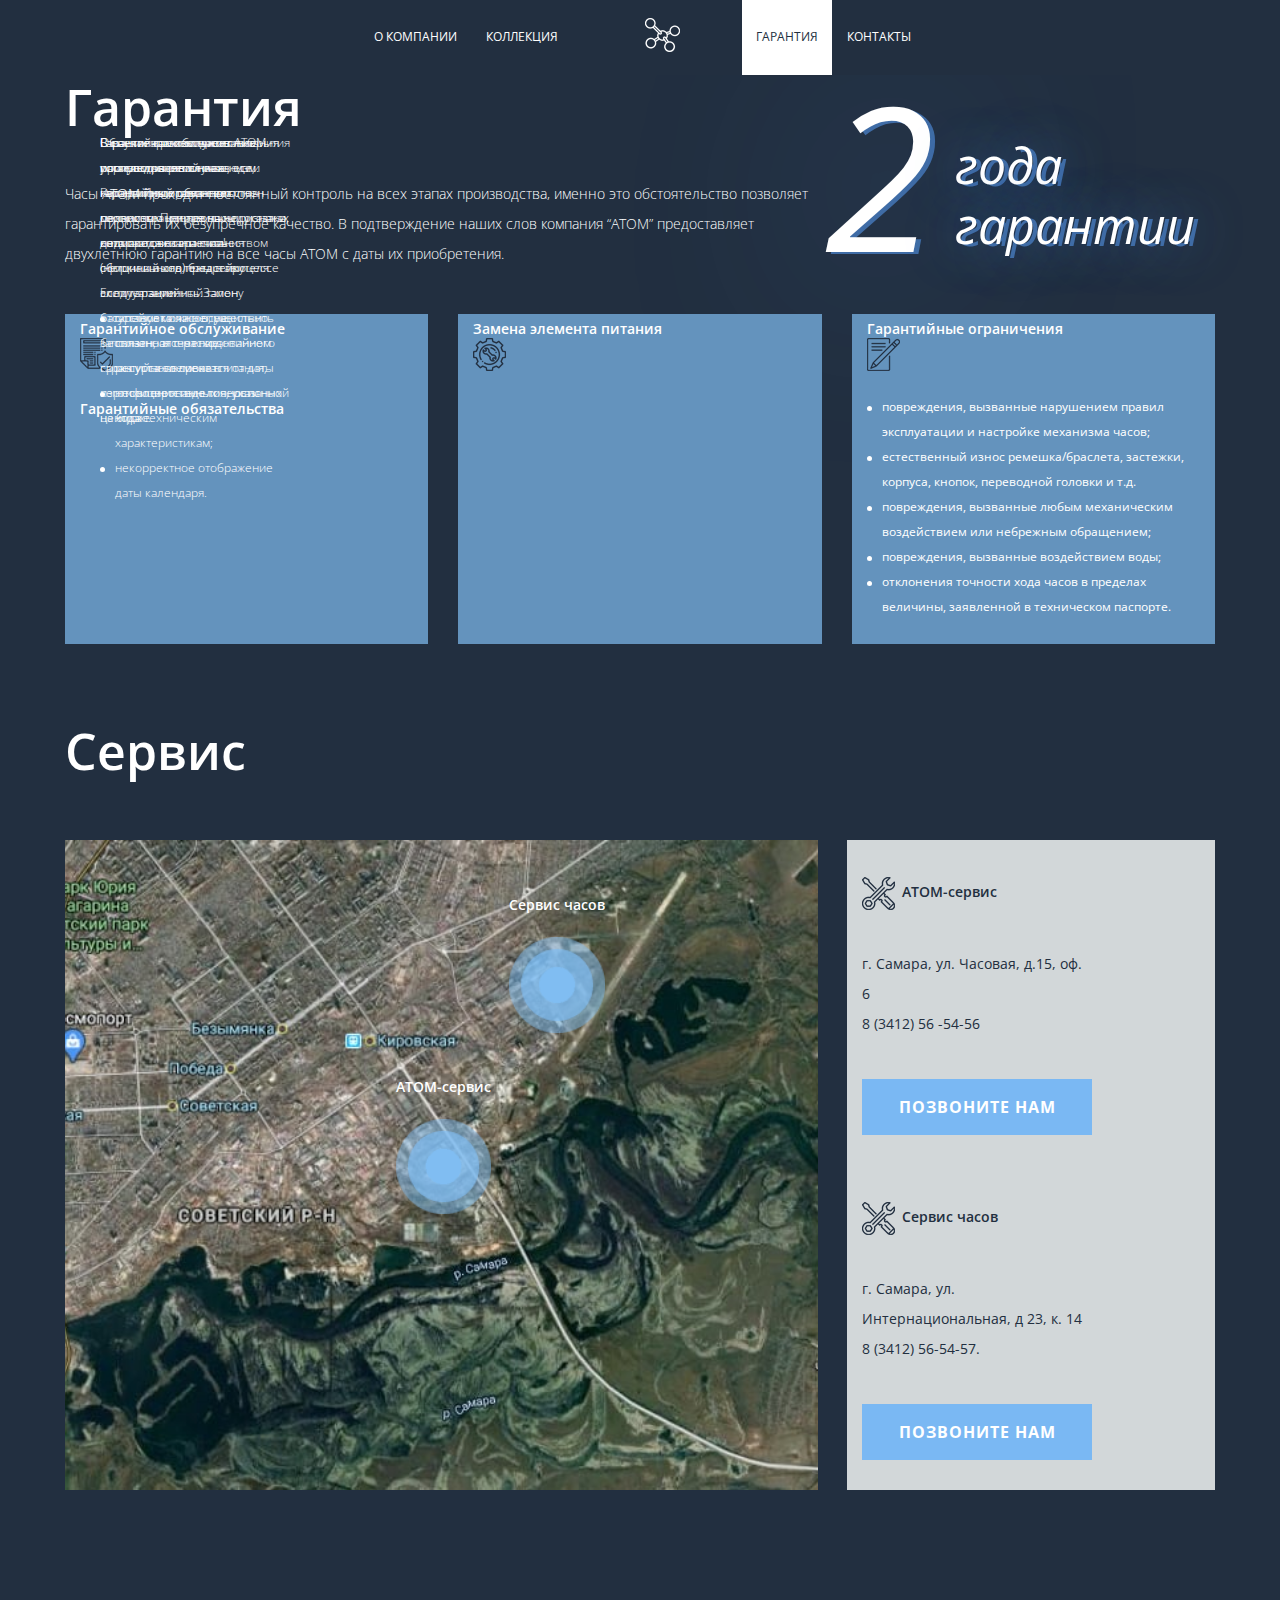
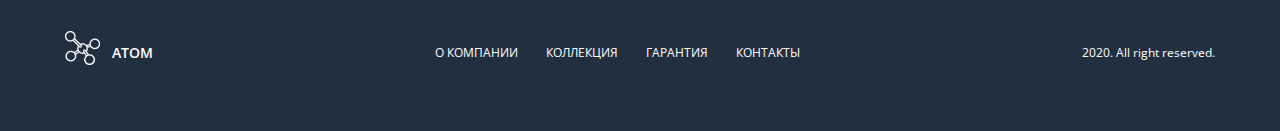
<file: blocks/guaranty.html>
<!DOCTYPE html>
<html lang="en">
  <head>
    <meta charset="UTF-8" />
    <meta name="viewport" content="width=device-width, initial-scale=1" />
    <title>Интернет-магазин "Атом"</title>
    <!--css-->
    <link rel="stylesheet" type="text/css" href="../css/styles.min.css" />
  </head>
  <body>
    <header class="header header__page-bg">
      <div class="header__row">
        <nav class="header__menu menu">
          <div class="menu__icon icon-menu">
            <span></span>
            <span></span>
            <span></span>
          </div>
          <div class="header-menu"></div>
          <div class="menu__body">
            <ul class="menu__list">
              <li>
                <a href="about.html" class="menu__link"><span>О компании</span></a>
              </li>
              <li>
                <a href="collection.html" class="menu__link menu__link--right"
                  ><span>Коллекция</span></a
                >
              </li>
              <li class="active">
                <a href="#" class="menu__link active"><span>Гарантия</span></a>
              </li>
              <li>
                <a href="contacts.html" class="menu__link"><span>Контакты</span></a>
              </li>
            </ul>
          </div>
        </nav>
        <div class="header__logo">
         <a href="../index.html" class="logo__icon"> <img src="../images/logo/01.png" alt="" /></a>
        </div>
      </div>
    </header>
    <main class="">
      <section class="guaranty">
        <div class="container">
          <div class="guaranty__top">
            <div class="guaranty__top-left">
              <div class="guaranty__title title">Гарантия</div>
              <div class="guaranty__text">Часы АТОМ проходят постоянный контроль на всех этапах производства, именно это обстоятельство  
              позволяет гарантировать их безупречное качество. В подтверждение наших слов компания “АТОМ” 
              предоставляет двухлетнюю гарантию на все часы АТОМ с даты их приобретения.
              </div>
            </div>
            <div class="guaranty__top-right">
              <div class="guaranty__number">2</div>
              <div class="guaranty__number-title">года гарантии</div>
            </div>
          </div>
          <div class="guaranty__bottom">
            <div class="guaranty__card">
              <p class="card__title card__title-st">Гарантийное обслуживание</p>
              <p class="card__text">Гарантийное обслуживание производитсяв случае, если 
              гарантийный талон заполнен  полностью и правильно, 
              указана дата продажи и печать официального 
              представителя. Если гарантийный талон отсутствует или 
              неправильно заполнен, отсчет гарантийного срока
              устанавливается от даты изготовления изделия, указанной 
              на бирке.</p>
              <p class="card__title">Гарантийные обязательства</p>
              <p class="card__text">Объект гарантии часов АТОМ - корпус и часовой механизм. 
              Гарантийные обязательства распространяются на 
              недостатки, которые связаны с качеством сборки и 
              выявлены в процессе эксплуатации:
              <span>остановка часов, не связанная с расходованием ресурса элемента питания;</span>
              <span>несоответствие точности хода техническим характеристикам;</span>
                              <span>некорректное отображение даты календаря.</span>
              </p>
            </div>
            <div class="guaranty__card">
              <p class="card__title card__title-nd">Замена элемента питания</p>
              <p class="card__text">В наших часах элемент питания устанавливается на 
              заводе, который изготавливает механизм. При первых 
              признаках недостаточности питания (неточный ход) 
              батарейку следует заменить.Замену батарейки можно 
              осуществить бесплатно в течение гарантийного срока в
              сертифицированных сервисных центрах..</p>
            </div>
            <div class="guaranty__card">
              <p class="card__title card__title-th">Гарантийные ограничения</p>
              <p class="card__text card__text-th">Гарантия производителя не распространяется на: </p>
                <span>повреждения, вызванные нарушением правил эксплуатации и настройке механизма часов;</span>
                <span>естественный износ ремешка/браслета, застежки, корпуса, кнопок, переводной головки и т.д.</span>
                <span>повреждения, вызванные любым механическим воздействием или небрежным обращением;</span>
                <span>повреждения, вызванные воздействием воды;</span>
                <span class="card__text-last">отклонения точности хода часов в пределах величины, заявленной в техническом паспорте.</span>
              <p class="card__text">В случае самовольного вскрытия или следов ремонта в 
              несертифицированном сервисном центре часы снимаются 
              с гарантии!
              </p>
            </div>
          </div>
        </div>
      </section>
      <section class="service">
        <div class="container">
          <div class="service__title title">Сервис</div>
          <div class="service__body">
            <div class="service__left">
              <div class="service__image ibg">
                <img src="../images/guaranty/map.jpg" alt="">
              </div>
              <div class="servise__pin">
                <div class="pin__title">Сервис часов</div>
                <div class="pin__img">
                  <img src="../images/guaranty/05.png" alt="">
                </div>
              </div>
              <div class="servise__pin servise__pin-nd">
                <div class="pin__title">АТОМ-сервис</div>
                <div class="pin__img">
                  <img src="../images/guaranty/05.png" alt="">
                </div>
              </div>
            </div>
            <div class="service__right">
              <div class="right__top">
                <div class="right__title">АТОМ-сервис</div>
                  <div class="right__body">
                    <div>г. Самара, ул. Часовая, д.15, оф. 6</br>
                    8 (3412) 56 -54-56</div>
                  </div>
                <a href="#" class="right__btn btn"><span>Позвоните нам</span></a>
              </div>
              <div class="right__bottom">
                <div class="right__title">Сервис часов</div>
                <div class="right__body">г. Самара, ул. Интернациональная, д 23, к. 14</br>
                8 (3412) 56-54-57.</div>
                <a href="#" class="right__btn btn"><span>Позвоните нам</span></a>
              </div>
            </div>
          </div>
        </div>
      </section>
    </main>
    <footer class="footer">
      <div class="container">
        <div class="footer__body">
          <div class="footer__column">
            <div class="footer__logo">
              <div class="footer__img"><img src="../images/logo/01.png" alt=""></div>
              <span class="logo__text">ATOM</span>
            </div>
          </div>
          <div class="footer__column">
            <nav class="footer__menu">
              <div class="menu__body-footer">
                <ul class="menu__list-footer">
                  <li>
                    <a href="#" class="menu__link"><span>О компании</span></a>
                  </li>
                  <li>
                    <a href="#" class="menu__link menu__link"
                      ><span>Коллекция</span></a
                    >
                  </li>
                  <li>
                    <a href="#" class="menu__link"><span>Гарантия</span></a>
                  </li>
                  <li>
                    <a href="#" class="menu__link"><span>Контакты</span></a>
                  </li>
                </ul>
              </div>
            </nav>
          </div>
          <div class="footer__column">
            <div class="footer__rights">2020. All right reserved.</div>
          </div>
        </div>
      </div>
    </footer>
    <script src="../js/jquery-3.2.1.min.js"></script>
    <script src="../js/jquery.easing.1.3.js"></script>
    <script src="../js/slick/slick.min.js"></script>
    <script src="../js/main.js"></script>
    <!--end script-->
  </body>
</html>
</file>
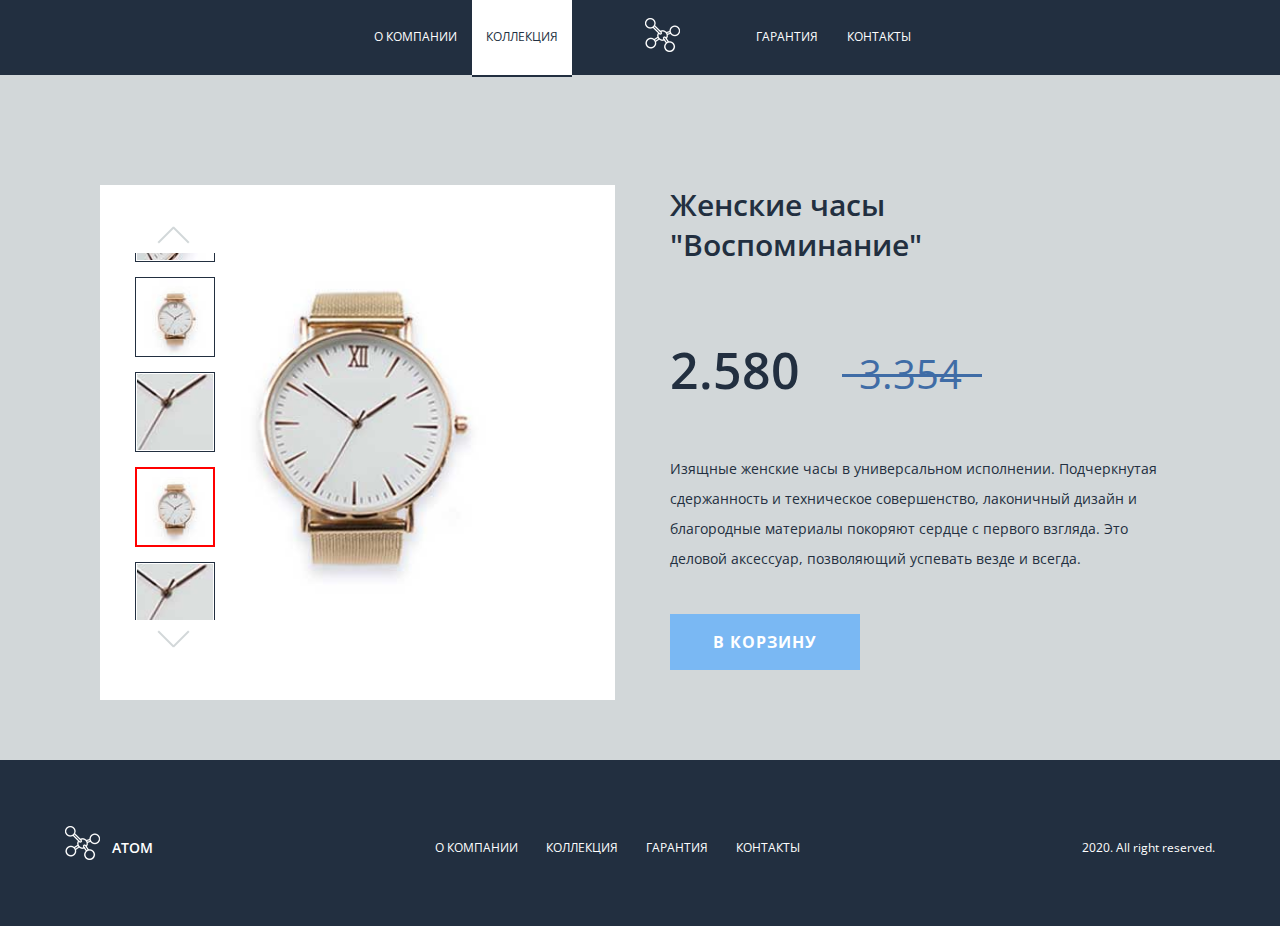
<file: blocks/item.html>
<!DOCTYPE html>
<html lang="en">
  <head>
    <meta charset="UTF-8" />
    <meta name="viewport" content="width=device-width, initial-scale=1" />
    <title>Интернет-магазин "Атом"</title>
    <!--css-->
    <link rel="stylesheet" type="text/css" href="../css/styles.min.css" />
  </head>
  <body>
      <header class="header header__page-bg">
        <div class="header__row">
          <nav class="header__menu menu">
            <div class="menu__icon icon-menu">
              <span></span>
              <span></span>
              <span></span>
            </div>
            <div class="header-menu"></div>
            <div class="menu__body">
              <ul class="menu__list">
                <li>
                  <a href="about.html" class="menu__link"><span>О компании</span></a>
                </li>
                <li class="active">
                  <a href="collection.html" class="menu__link menu__link--right  active"
                    ><span>Коллекция</span></a
                  >
                </li>
                <li>
                  <a href="guaranty.html" class="menu__link"><span>Гарантия</span></a>
                </li>
                <li>
                  <a href="contacts.html" class="menu__link"><span>Контакты</span></a>
                </li>
              </ul>
            </div>
          </nav>
          <div class="header__logo">
           <a href="../index.html" class="logo__icon"> <img src="../images/logo/01.png" alt="" /></a>
          </div>
        </div>
      </header>
      <main class="">
        <section class="item__content">
          <div class="container">
            <div class="item__body-page">
              <div class="item__left-page">
                <div class="sliders">
                  <div class="item__sl">
                    <div class="sl__body ">
                      <div class="sl__item-page"><img src="../images/collection/womans/item/05.jpg" alt=""></div>
                      <div class="sl__item-page"><img src="../images/collection/womans/item/01.jpg" alt=""></div>
                      <div class="sl__item-page"><img src="../images/collection/womans/item/02.jpg" alt=""></div>
                      <div class="sl__item-page"><img src="../images/collection/womans/item/03.jpg" alt=""></div>
                      <div class="sl__item-page"><img src="../images/collection/womans/item/04.jpg" alt=""></div>
                      <div class="sl__item-page"><img src="../images/collection/womans/item/05.jpg" alt=""></div>
                      <div class="sl__item-page"><img src="../images/collection/womans/item/01.jpg" alt=""></div>
                    </div>
                  </div>
                  <div class="slbig">
                      <div class="slbig__item-page"><img src="../images/collection/womans/item/005.jpg" alt=""></div>
                      <div class="slbig__item-page"><img src="../images/collection/womans/item/001.jpg" alt=""></div>
                      <div class="slbig__item-page"><img src="../images/collection/womans/item/002.jpg" alt=""></div>
                      <div class="slbig__item-page"><img src="../images/collection/womans/item/003.jpg" alt=""></div>
                      <div class="slbig__item-page"><img src="../images/collection/womans/item/004.jpg" alt=""></div>
                      <div class="slbig__item-page"><img src="../images/collection/womans/item/005.jpg" alt=""></div>
                      <div class="slbig__item-page"><img src="../images/collection/womans/item/001.jpg" alt=""></div>
                  </div>
                </div>
              </div>
              <div class="item__right-page">
                <div class="item__right-content">
                  <p class="item__title">Женские часы <br>"Воспоминание"</p>
                  <p class="item__prices">
                    <span class="item__price">2.580</span>
                    <span class="item__price-prev">3.354</span>
                  </p>
                  <p class="item__text">Изящные женские часы в универсальном исполнении. Подчеркнутая 
                  сдержанность и  техническое совершенство, лаконичный дизайн и 
                  благородные материалы покоряют сердце с первого  взгляда. Это 
                  деловой аксессуар, позволяющий успевать везде и всегда. </p>
                  <a href="bascket.html" class="item__btn btn"><span>В корзину</span></a>
                </div>
              </div>
             </div>
          </div>
        </section>
      </main>
      <footer class="footer">
        <div class="container">
          <div class="footer__body">
            <div class="footer__column">
              <div class="footer__logo">
                <div class="footer__img"><img src="../images/logo/01.png" alt=""></div>
                <span class="logo__text">ATOM</span>
              </div>
            </div>
            <div class="footer__column">
              <nav class="footer__menu">
                <div class="menu__body-footer">
                  <ul class="menu__list-footer">
                    <li>
                      <a href="#" class="menu__link"><span>О компании</span></a>
                    </li>
                    <li>
                      <a href="#" class="menu__link menu__link"
                        ><span>Коллекция</span></a
                      >
                    </li>
                    <li>
                      <a href="#" class="menu__link"><span>Гарантия</span></a>
                    </li>
                    <li>
                      <a href="#" class="menu__link"><span>Контакты</span></a>
                    </li>
                  </ul>
                </div>
              </nav>
            </div>
            <div class="footer__column">
              <div class="footer__rights">2020. All right reserved.</div>
            </div>
          </div>
        </div>
      </footer>
    <script src="../js/jquery-3.2.1.min.js"></script>
    <script src="../js/jquery.easing.1.3.js"></script>
    <script src="../js/slick/slick.min.js"></script>
    <script src="../js/main.js"></script>
    <!--end script-->
  </body>
</html>
</file>
<file: css/styles.min.css>
@import url(https://fonts.googleapis.com/css?family=Open+Sans:300,400,600,700,800&display=swap&subset=cyrillic);.item__title,.logo__text,.title{font-weight:600}.btn:after,.main,.main-screen__bg:after,body,html{height:100%}.title,body{color:#222f40}*,ul{padding:0}.btn,.slick-arrow{border:none;cursor:pointer}.btn,.main-screen,.slick-list,.wrapper{overflow:hidden}.btn:after,.guaranty__card span:before{content:''}.btn:after,.slider__item{-webkit-transition:all .5s}.item__body-r,.main{-webkit-box-orient:vertical}.title{font-size:50px;line-height:64px}@media screen and (max-width:767.98px){.title{font-size:40px}}@media screen and (max-width:479.98px){.title{font-size:24px}}*{margin:0;-webkit-box-sizing:border-box;box-sizing:border-box}body{font-family:'Open Sans';font-size:14px;line-height:30px}@media screen and (max-width:479.98px){body{font-size:12px}}li{list-style:none}a{text-decoration:none}.bascket__text:hover,.menu__list-footer .menu__link:hover{text-decoration:underline}.btn{height:56px;line-height:56px;background:#7ab8f3;display:inline-block;padding:0 30px;font-size:16px;font-weight:700;text-transform:uppercase;color:#fff;letter-spacing:1px;position:relative;min-width:190px;text-align:center}.btn:after{width:0;position:absolute;transition:all .5s;left:50%;background-color:#3f6ca6}.btn:hover:after,.link span:hover:after,.main{width:100%;left:0}.btn span{position:relative;z-index:2}@media screen and (max-width:480px){.btn{padding:0 25px}}.link span:after{content:"";content-position:absolute;content-left:50%;content-width:0;content-height:1px;content-background-color:#007397;content-bottom:0;content--webkit-transition:all .5s;content-transition:all .5s}.bottom__label:before,.card__title input[type=radio]:checked+label:before,.close-popup:after,.close-popup:before,.item__price-prev:before,.main-screen__bg:after{content:""}.link span:hover:after:hover{color:#007397}.link.active{color:red}.ibg{background-repeat:no-repeat;background-size:cover;background-position:center}.ibg img,.tab__item{display:none}.tab__item.active{display:block}.container{max-width:1170px;margin:0 auto;padding:0 10px;width:100%}.main{position:absolute;top:0;display:-webkit-box;display:-ms-flexbox;display:flex;-webkit-box-direction:normal;-ms-flex-direction:column;flex-direction:column}.main-screen{-webkit-box-flex:1;-ms-flex:1 0 100%;flex:1 0 100%;position:relative;-webkit-box-pack:center;-ms-flex-pack:center;justify-content:center;display:-webkit-box;display:-ms-flexbox;display:flex;max-height:900px}.main-screen__bg{position:absolute}.main-screen__bg:after{position:absolute;width:50.9%;top:0;background-image:linear-gradient(198deg,#1b2434 0,rgba(27,36,52,.2) 100%)}@media screen and (max-width:767.98px){.main-screen__bg:after{display:none}}.slick-track,.slider__item-img{display:-webkit-box;display:-ms-flexbox}.main-screen__body{position:relative;margin-top:15%}.main-screen__title{font-size:209px;line-height:209px;font-weight:800;word-spacing:171px;color:#fff}@media screen and (max-width:767.98px){.main-screen__title{font-size:119px}}@media screen and (max-width:479.98px){.main-screen__body{margin-top:40%}.main-screen__title{font-size:87px;word-spacing:90px}}.main-screen__text{margin:-1% 0 0;font-size:12px;line-height:14px;color:#fff;text-transform:uppercase}.main-screen__watch{position:absolute;z-index:20;top:-45px;left:37%;width:243px}.main-screen__watch img{width:100%}@media screen and (max-width:767.98px){.main-screen__text{font-size:9px}.main-screen__watch{width:182px;top:-15px}}@media screen and (max-width:479.98px){.main-screen__text{font-size:8px;margin:-16% 0 0}.main-screen__watch{width:102px;top:34px}}.main-screen__btn{margin:17% 0 0;color:#fff}@media screen and (max-width:767.98px){.main-screen__btn{margin:11% 0 17%}}.main-screen__btn span{z-index:50}.main-screen__btn a{color:#fff}.collection__bg{background:url(../images/main/bg.png) center center no-repeat}@media screen and (max-width:479.98px){.main-screen__btn{margin:32% 0 0}.collection__bg{padding:35px 0 0}}.collection__title{padding:0 0 57px 65px}@media screen and (max-width:767.98px){.collection__title{padding:0 0 33px}}.slider__item{height:440px;width:370px;padding:0 15px;transition:all .5s}@media screen and (max-width:992.98px){.main-screen{max-height:645px}.slider__item{padding:0 20px}}@media screen and (max-width:767.98px){.slider__item{padding:0 15px}}.slider__item-title{color:#222f40;font-size:30px;line-height:64px;font-weight:700}@media screen and (max-width:992.98px){.slider__item-title{font-size:23px}}@media screen and (max-width:479.98px){.slider__item{width:310px}.slider__item-title{font-size:18px;padding:0;line-height:30px}}.slider__item-img{display:flex;-webkit-box-pack:center;-ms-flex-pack:center;justify-content:center;-webkit-box-align:center;-ms-flex-align:center;align-items:center;height:85%;background-color:#fff;cursor:pointer;-webkit-transition:all 15s;transition:all 15s}.slider__item-img img{-webkit-filter:drop-shadow(14px 4px 16px rgba(30, 34, 86, .17));filter:drop-shadow(14px 4px 16px rgba(30, 34, 86, .17));-webkit-transition:all .5s;transition:all .5s}.slider__item-img img:hover{-webkit-transform:scale(1.2);transform:scale(1.2)}.slick-list{padding:0 70px}@media screen and (max-width:479.98px){.slick-list{padding:0 25px}}.slick-track{display:flex}.news__item,.slick-dots{display:-webkit-box;display:-ms-flexbox}.slick-slider{position:relative;padding:0 70px}@media screen and (max-width:767.98px){.slick-slider{padding:0}}.slick-slide{width:374px}.slick-arrow{position:absolute;top:0;font-size:0;z-index:10;width:70px;height:100%;background-color:#222f40}.slick-prev{background:url(../images/collection/al.png) center center no-repeat #222f40;left:0}.slick-next{background:url(../images/collection/ar.png) center center no-repeat #222f40;right:0}.slick-dots{display:flex;-webkit-box-pack:center;-ms-flex-pack:center;justify-content:center;padding:40px 0 0}@media screen and (max-width:767.98px){.slick-dots{padding:10px 0 0}}.slick-dots li button{margin:10px;width:35px;height:35px;font-size:0;border-radius:50%;background-color:#222f40;border:5px solid #fff}#movie-bg,.header,.header__menu{width:100%}.item,.news__item,.news__item-r,.slick-dots li.slick-active button{background-color:#fff}.slick-dots li.slick-active button{border-color:#fff}.news{padding:95px 0;background:url(../images/main/bg.jpg) center top no-repeat;background-size:cover}@media screen and (max-width:479.98px){.news{padding:35px 0 0}}.news__left{-webkit-box-flex:1;-ms-flex:1 0 50%;flex:1 0 50%;margin:0 25px 0 0}@media screen and (max-width:767.98px){.news__left{margin:0}}.news__item{display:flex;margin:0 0 25px}.news__item:last-child{margin:0}@media screen and (max-width:992.98px){.news__item{-webkit-box-orient:vertical;-webkit-box-direction:normal;-ms-flex-direction:column;flex-direction:column}}.news__item-r{height:100%}.new__title{padding:0 0 57px 65px;color:#fff}@media screen and (max-width:479.98px){.new__title{padding:0 0 33px}}.new__body{display:-webkit-box;display:-ms-flexbox;display:flex}@media screen and (max-width:767.98px){.news__item:last-child{margin:0 0 25px}.new__body{-webkit-box-orient:vertical;-webkit-box-direction:normal;-ms-flex-direction:column;flex-direction:column}.footer__menu{display:none}}.footer,.guaranty,.header__page-bg{background-color:#222f40}.item__img{-webkit-box-flex:1;-ms-flex:1 0 32%;flex:1 0 32%}.about,.item__body-r{-ms-flex-direction:column}@media screen and (max-width:992.98px){.item__img{padding:185px 0 0}.item__title{line-height:24px}}.item__img-r{padding:418px 0 0}@media screen and (max-width:479.98px){.item__img{padding:245px 0 0}#movie-bg video{autoplay:n}}.item__body{padding:40px 25px}.item__body-r{-webkit-box-direction:normal;flex-direction:column}.item__link{color:#3f6ca6;text-transform:uppercase}.footer{padding:50px 0 40px}.footer__body,.footer__logo{display:-webkit-box;display:-ms-flexbox}.footer__body{display:flex;-webkit-box-align:center;-ms-flex-align:center;align-items:center;-webkit-box-pack:justify;-ms-flex-pack:justify;justify-content:space-between}@media screen and (max-width:767.98px){.footer__body{-webkit-box-orient:vertical;-webkit-box-direction:normal;-ms-flex-direction:column;flex-direction:column}.footer__column{padding:0 0 15px}.footer__column:last-child{padding:30px 0 0}}@media screen and (max-width:767.98px) and (max-width:479.98px){.footer__column:last-child{padding:0}}.footer__logo{display:flex;-webkit-box-align:center;-ms-flex-align:center;align-items:center}.menu__list-footer,.wrapper{display:-webkit-box;display:-ms-flexbox}.footer__rights{font-size:12px;line-height:30px;color:#fff}.menu__list-footer{display:flex}.menu__list-footer .menu__link{color:#fff;-webkit-transition:all .5s;transition:all .5s}.logo__text{padding:0 0 0 12px;font-size:14px;line-height:30px;color:#fff}.wrapper{min-height:100%;display:flex}.header{position:absolute;z-index:50;left:0}@media screen and (max-width:767.98px){.header{position:fixed;background-color:#222f40}}.header__row{display:-webkit-box;display:-ms-flexbox;display:flex;-webkit-box-pack:center;-ms-flex-pack:center;justify-content:center;-webkit-box-align:center;-ms-flex-align:center;align-items:center;height:75px}.header__menu{position:absolute}.header__logo{position:absolute;z-index:2;top:18px;left:50.4%;cursor:pointer;-webkit-transition:all .5s;transition:all .5s}.header__logo:hover{-webkit-transform:scale(1.1);transform:scale(1.1)}.header-menu{display:none}@media screen and (max-width:767.98px){.header__logo{left:15px}.header-menu{display:block;position:fixed;width:100%;height:100%;overflow:auto;left:-120%;top:0;background-image:linear-gradient(198deg,#1b2434 0,rgba(27,36,52,.2) 100%);padding:95px 10px 20px;-webkit-transition:all .5s;transition:all .5s}}.about,.menu__list{display:-ms-flexbox}.header-menu.active{left:0}.menu__body{max-width:570px;margin:0 auto}@media screen and (max-width:767.98px){.menu__body{margin:0;max-width:none}.menu__list li{padding:0 30px}}.menu__list{display:-webkit-box;display:flex;-webkit-box-pack:justify;-ms-flex-pack:justify;justify-content:space-between;margin:0 0 0 5px;text-transform:uppercase}.menu__list li{-webkit-transition:all .5s;transition:all .5s;border-bottom:2px solid transparent}.menu__list li:hover{cursor:pointer;background-color:#3f6ca6;border-bottom:2px solid #7ab8f3}.menu__list li:nth-child(2){margin:0 170px 0 0}@media screen and (max-width:479.98px){.menu__list li:nth-child(2){margin:0}}.menu__list li.active{background-color:#fff;border-bottom:2px solid #222f40}.menu__link{display:block;font-size:12px;line-height:14px;color:#fff;padding:31px 14px;text-transform:uppercase}.menu__link.active,.row__link{color:#222f40}@media screen and (max-width:767.98px){.menu__list{display:block;text-align:left}.menu__link{padding:30px 0;font-size:16px}.icon-menu{display:block;position:absolute;top:-14px;right:15px;width:30px;height:18px;cursor:pointer;z-index:5}.icon-menu span{top:8px;left:0;position:absolute;width:100%;height:2px;background-color:#fff}.icon-menu span:first-child{top:0}.icon-menu span:last-child{top:auto;bottom:0}.icon-menu.active span{background-color:#fff;-webkit-transform:scale(0);transform:scale(0)}.icon-menu.active span:first-child{top:8px;-webkit-transform:rotate(-45deg);transform:rotate(-45deg)}.icon-menu.active span:last-child{bottom:8px;-webkit-transform:rotate(45deg);transform:rotate(45deg)}}.about,.about__content{display:-webkit-box;-webkit-box-orient:vertical;-webkit-box-direction:normal}.about,.gallery,.main-page{background-color:#d2d7d9}.about{display:flex;flex-direction:column;padding:75px 0 0}.about__content{display:-ms-flexbox;display:flex;-ms-flex-direction:column;flex-direction:column}.about__row{display:-webkit-box;display:-ms-flexbox;display:flex;-webkit-box-pack:justify;-ms-flex-pack:justify;justify-content:space-between;margin:0 0 30px}@media screen and (max-width:479.98px){.about__row{-ms-flex-wrap:wrap;flex-wrap:wrap}.about__row:nth-child(2){-webkit-box-ordinal-group:4;-ms-flex-order:3;order:3;margin:0}.about{padding:35px 0 0}}.about__row-body{-webkit-box-flex:0;-ms-flex:0 0 43%;flex:0 0 43%}@media screen and (max-width:479.98px){.about__row-body{-webkit-box-flex:0;-ms-flex:0 0 100%;flex:0 0 100%;margin:0 0 30px}}.about__img{-webkit-box-flex:0;-ms-flex:0 0 48.5%;flex:0 0 48.5%;height:368px}.about__img-body{-webkit-box-flex:0;-ms-flex:0 0 57%;flex:0 0 57%}.row{margin:0 0 30px}.row__title{margin:0 0 50px}@media screen and (max-width:479.98px){.about__img-body{padding:186px 0 0;-webkit-box-flex:0;-ms-flex:0 0 100%;flex:0 0 100%}.row__title{margin:0 0 33px}}.row__text{margin:0 0 80px}.row__link{font-size:14px;line-height:17px;display:-webkit-box;display:-ms-flexbox;display:flex}.row__link img{padding:0 0 0 5px}.main-page{padding:75px 0 0}.gallery{padding:75px 0}.gallery__title{margin:0 0 50px}.gallery__content{display:-webkit-box;display:-ms-flexbox;display:flex}@media screen and (max-width:1182px){.gallery__content{-ms-flex-wrap:wrap;flex-wrap:wrap;-webkit-box-pack:center;-ms-flex-pack:center;justify-content:center}}.gallery__body{display:-webkit-box;display:-ms-flexbox;display:flex;-webkit-box-orient:vertical;-webkit-box-direction:normal;-ms-flex-direction:column;flex-direction:column}.gallery__column{display:-webkit-box;display:-ms-flexbox;display:flex;-webkit-box-flex:0;-ms-flex:0 0 50%;flex:0 0 50%}.gallery__column-left{display:-webkit-box;display:-ms-flexbox;display:flex;-webkit-box-orient:vertical;-webkit-box-direction:normal;-ms-flex-direction:column;flex-direction:column}.gallery__column-right,.guaranty{display:-ms-flexbox;-webkit-box-orient:vertical;-webkit-box-direction:normal}.gallery__img{-webkit-box-flex:0;-ms-flex:0 0 33.333%;flex:0 0 33.333%;padding:145px;top:0;left:0;height:100%;width:100%}@media screen and (max-width:767.98px){.gallery__img{padding:114px}}@media screen and (max-width:479.98px){.gallery__title{margin:0 0 33px}.gallery__content{margin:0 0 50px}.gallery__column{margin:0 0 20px}.gallery__img{padding:77px}.gallery{padding:35px 0 0}}.gallery__img-b{-webkit-box-flex:0;-ms-flex:0 0 66.666%;flex:0 0 66.666%}.gallery__column-right{display:-webkit-box;display:flex;-ms-flex-direction:column;flex-direction:column}.gallery__column-right .right{-webkit-box-ordinal-group:3;-ms-flex-order:2;order:2}.guaranty{display:-webkit-box;display:flex;-ms-flex-direction:column;flex-direction:column;padding:75px 0 0;color:#fff}.guaranty__top{display:-webkit-box;display:-ms-flexbox;display:flex}.guaranty__title{color:#fff;padding:0 0 40px}.guaranty__text{max-width:760px;margin:0 0 45px;font-weight:300}.guaranty__top-right{display:-webkit-box;display:-ms-flexbox;display:flex}@media screen and (max-width:767.98px){.guaranty__top{-ms-flex-wrap:wrap;flex-wrap:wrap}.guaranty__title{padding:0 0 33px}.guaranty__text,.guaranty__top-right{margin:0 0 25px}}.guaranty__number{font-size:200px;line-height:200px;font-style:italic;text-shadow:5px 2px 0 #3f6ca6,0 0 1em #3f6ca6}.guaranty__number-title{font-size:50px;line-height:60px;font-style:italic;max-width:240px;padding:60px 0 0 20px;text-shadow:5px 2px 0 #3f6ca6,0 0 1em #3f6ca6}@media screen and (max-width:992.98px){.guaranty__number-title{padding:60px 0 0 14px}}@media screen and (max-width:479.98px){.guaranty__number-title{padding:79px 0 0 25px;font-size:30px;line-height:35px;max-width:199px}}.guaranty__bottom{display:-webkit-box;display:-ms-flexbox;display:flex;-webkit-box-pack:justify;-ms-flex-pack:justify;justify-content:space-between}@media screen and (max-width:992.98px){.guaranty__bottom{-ms-flex-wrap:wrap;flex-wrap:wrap}}.guaranty__card{margin:0 30px 0 0;padding:0 15px;background-color:#6493bd;-webkit-box-flex:0;-ms-flex:0 1 33.333%;flex:0 1 33.333%}@media screen and (max-width:992.98px){.guaranty__card{-webkit-box-flex:0;-ms-flex:0 1 48%;flex:0 1 48%;margin:0 0 25px}}@media screen and (max-width:479.98px){.guaranty__card{-webkit-box-flex:0;-ms-flex:0 1 100%;flex:0 1 100%}}.guaranty__card:last-child{margin:0}.guaranty__card span{display:-webkit-box;display:-ms-flexbox;display:flex;padding:0 15px;font-size:12px;line-height:25px}.guaranty__card span:before{position:absolute;display:block;width:5px;height:5px;border-radius:50%;background-color:#fff;margin:12px -15px 0}@media screen and (max-width:767.98px){.guaranty{padding:75px 0 0}}.card__title-nd,.card__title-st,.card__title-th{padding:25px 0 25px 50px}.card__title{font-weight:600}.card__title-st{background:url(../images/guaranty/01.png) left center no-repeat}.card__title-nd{background:url(../images/guaranty/02.png) left center no-repeat}.card__title-th{background:url(../images/guaranty/03.png) left center no-repeat}.card__text{margin:0 0 20px;font-size:12px;line-height:25px;font-weight:300}.card__text-th{margin:0}.card__text-last{margin:0 0 25px}.service{display:-webkit-box;display:-ms-flexbox;display:flex;-webkit-box-orient:vertical;-webkit-box-direction:normal;-ms-flex-direction:column;flex-direction:column;padding:75px 0 0;background-color:#222f40}@media screen and (max-width:767.98px){.service{padding:35px 0 0}}.service__image{height:100%}.service__title{color:#fff;padding:0 0 57px}.service__body{display:-webkit-box;display:-ms-flexbox;display:flex;-webkit-box-pack:justify;-ms-flex-pack:justify;justify-content:space-between;margin:0 0 50px}@media screen and (max-width:1182px){.service__image{height:450px}.service__body{-webkit-box-orient:vertical;-webkit-box-direction:normal;-ms-flex-direction:column;flex-direction:column;max-width:740px}}@media screen and (max-width:767.98px){.service__title{padding:0 0 33px}.service__body{margin:0}}.service__left{-webkit-box-flex:0;-ms-flex:0 0 65.5%;flex:0 0 65.5%;position:relative;margin:0 0 25px}.service__left img{max-width:100%;height:100%}.service__right{margin:0 0 25px;-webkit-box-flex:0;-ms-flex:0 0 32%;flex:0 0 32%;background-color:#d2d7d9;padding:0 15px}.right__bottom,.right__top{display:-webkit-box;-ms-flex-direction:column;-webkit-box-orient:vertical;-webkit-box-direction:normal}.right__top{display:-ms-flexbox;display:flex;flex-direction:column;max-width:740;margin:0 0 30px}.right__body{max-width:230px;margin:0 0 25px;-webkit-box-flex:1;-ms-flex:1 1 auto;flex:1 1 auto}.right__title{padding:37px 40px 42px;font-weight:600;background:url(../images/guaranty/04.png) left center no-repeat;background-position-y:37px}@media screen and (max-width:479.98px){.right__body{max-width:270px}.right__title{padding:37px 0 40px 42px}}.right__btn{margin:15px 0 0;max-width:230px}.right__bottom{display:-ms-flexbox;display:flex;flex-direction:column;max-width:740;margin:0 0 30px}@media screen and (max-width:767.98px){.right__bottom{padding:0 0 30px}}.servise__pin{position:absolute;top:5%;left:59%;display:-webkit-box;display:-ms-flexbox;display:flex;-webkit-box-orient:vertical;-webkit-box-direction:normal;-ms-flex-direction:column;flex-direction:column;-webkit-box-pack:center;-ms-flex-pack:center;justify-content:center}.servise__pin-nd{top:33%;left:44%}.pin__title{font-weight:600;line-height:64px;color:#fff}.pin__img img{width:100%}.contacts{padding:78px 0 0;max-height:768px;background-color:#d2d7d9;position:relative}.contacts__body{display:-webkit-box;display:-ms-flexbox;display:flex;-webkit-box-pack:justify;-ms-flex-pack:justify;justify-content:space-between;max-width:1440px;padding:0 0 117px;margin:0 auto}.collection,.collection__body{display:-webkit-box;display:-ms-flexbox}@media screen and (max-width:767.98px){.contacts{max-height:none}.contacts__body{-ms-flex-wrap:wrap;flex-wrap:wrap;padding:0}}.contacts__left{-webkit-box-flex:1;-ms-flex:1 1 56%;flex:1 1 56%;display:-webkit-box;display:-ms-flexbox;display:flex;-webkit-box-orient:vertical;-webkit-box-direction:normal;-ms-flex-direction:column;flex-direction:column;-webkit-box-align:center;-ms-flex-align:center;align-items:center;margin-top:10%;margin-left:10%;position:relative;max-width:396px;max-height:122px}.contacts__right{position:relative;-webkit-box-flex:0;-ms-flex:0 1 44%;flex:0 1 44%;background-image:linear-gradient(198deg,#1b2434 0,rgba(27,36,52,.2) 100%)}.contacts__form{padding:0 0 124px 50px;max-width:380px}@media screen and (max-width:992.98px){.contacts__form{padding:0 10px 124px}}@media screen and (max-width:767.98px){.contacts__left{margin-left:0}.contacts__right{-webkit-box-flex:1;-ms-flex:1 1 100%;flex:1 1 100%;margin:110px 0 0}.contacts__form{padding:0 10px 25px}}.contacts__form p{margin:25px 0 0}.contacts__form input[type=text],.contacts__form input[type=tel]{width:100%;height:45px;padding-left:45px}.contacts__form textarea{width:100%;height:125px}.contacts__form input,.contacts__form textarea{border:none;padding-left:5px;font-family:'Open Sans';color:#222f40;font-size:14px;line-height:30px;background-color:#fff}.left__content{background-color:#80bdf2;text-align:center;padding:30px 20px;max-width:394px}.left__text{font-size:14px;line-height:20px;font-weight:600;color:#fff;max-width:255px}#map{width:100%;height:580px;margin-top:105px;position:absolute}@media screen and (max-width:767.98px){#map{height:250px}}.name{background:url(../images/contacts/01.png) left center no-repeat #fff;background-position-x:7px}.tel{background:url(../images/contacts/02.png) left center no-repeat #fff;background-position-x:7px}.email{background:url(../images/contacts/03.png) left center no-repeat #fff;background-position-x:7px}.collection{display:flex;-webkit-box-orient:vertical;-webkit-box-direction:normal;-ms-flex-direction:column;flex-direction:column;padding:75px 0 120px;background-color:#d2d7d9}.collection__title-page{margin:-15px 0 50px;padding:15px 0 0}.collection__title-p{margin:0 0 30px}.collection__body{display:flex;-ms-flex-wrap:wrap;flex-wrap:wrap;-webkit-box-pack:center;-ms-flex-pack:center;justify-content:center;margin:0 0 75px}.collection__item{position:relative;-webkit-transition:all 2s;transition:all 2s;display:-webkit-box;display:-ms-flexbox;display:flex;-webkit-box-pack:center;-ms-flex-pack:center;justify-content:center;margin:15px 15px 15px 0;width:270px;height:320px;cursor:pointer}.collection__item:hover .collection__action{display:block}.collection__image,.item__content{display:-webkit-box;display:-ms-flexbox}.collection__image{display:flex;-webkit-box-pack:center;-ms-flex-pack:center;justify-content:center}.collection__price{color:#222f40;font-size:30px;line-height:30px;font-weight:300;text-transform:uppercase;position:absolute;bottom:50px}.action__price,.action__title{font-size:12px;line-height:20px;text-transform:uppercase;color:#fff}.collection__action{display:none;position:absolute;top:0;left:0;height:320px;width:270px;background-color:rgba(128,189,242,.8);text-align:center;z-index:10}.action__title{margin:80px 0 30px;font-weight:600}.action__price{font-weight:600}.item__price,.item__title{color:#222f40;line-height:40px}.action__btn{margin:55px 0 25px;border:1px solid #fff}.action__btn:hover{border:1px solid #fff}.item__content{display:flex;-webkit-box-orient:vertical;-webkit-box-direction:normal;-ms-flex-direction:column;flex-direction:column;padding:185px 0 50px;background-color:#d2d7d9}@media screen and (max-width:479.98px){.item__content{padding:75px 0 0}}.item__body-page{display:-webkit-box;display:-ms-flexbox;display:flex}@media screen and (max-width:992.98px){.item__body-page{-webkit-box-orient:vertical;-webkit-box-direction:normal;-ms-flex-direction:column;flex-direction:column}}.item__right-page{padding:0 0 0 50px}@media screen and (max-width:479.98px){.item__right-page{padding:10px}}.item__right-content{max-width:490px}.item__title{font-size:30px;padding:0 0 85px}.item__price{font-size:50px;font-weight:600;text-transform:uppercase}@media screen and (max-width:479.98px){.item__title{padding:0 0 40px}.item__price{padding:0 0 30px}.item__prices{display:-webkit-box;display:-ms-flexbox;display:flex;-webkit-box-orient:vertical;-webkit-box-direction:normal;-ms-flex-direction:column;flex-direction:column}}.item__prices{padding:0 0 55px}.item__price-prev{margin:0 0 0 55px;color:#3f6ca6;font-size:40px;line-height:40px;position:relative}.item__price-prev:before{position:absolute;top:50%;left:-17px;display:block;width:140px;height:3px;background-color:#3f6ca6}@media screen and (max-width:479.98px){.item__price-prev{margin:0}.item__price-prev:before{top:50%;left:0;width:105px}.sl__body{display:none}}.item__text{padding:0 0 40px;font-size:14px;line-height:30px;color:#222f40}.item__bg{border:1px solid #222f40;height:550px}.item__bg img{width:100%;height:100%}.item__sl{position:relative;top:-73px}@media screen and (max-width:767.98px){.item__sl{padding:0 0 0 55px}}.sl__body{position:absolute;height:205px;z-index:10}.sl__body .slick-track{display:block;padding:200px 0 0}.sl__body .slick-list{padding:0}.sl__body .slick-list.draggable{height:300px}.sl__body.slick-initialized{height:200px}.sl__body .slick-prev{top:70px}.sl__body .slick-next{top:-71px}.sl__body .slick-slide{max-width:80px;max-height:80px;min-width:80px;min-height:80px;padding:1px}.sl__body .slick-slide.slick-active.slick-center{border:2px solid red}.sl__body .slick-arrow{position:relative;left:20px;width:37px;height:105px;-webkit-transform:rotate(90deg);transform:rotate(90deg);background-color:#fff}.sl__item-page{position:relative;width:70px;height:70px;margin:15px 0;border:1px solid #222f40}.sl__item-page img{max-height:100%;max-width:100%}.sl .slick-list.draggable{max-height:300px}.slbig{position:relative;max-width:555px;max-height:555px;padding:0 0 0 30px}@media screen and (max-width:479.98px){.slbig{padding:50px 0 0}.slbig .slick-dots{max-width:300px;margin:0 auto}.slbig .slick-dots li button{margin:5px}}.slbig .slick-list{padding:0}.slbig__item-page{width:500px;margin:0 5px}.slbig__item-page img{max-width:100%;max-height:100%}.bascket{display:-webkit-box;display:-ms-flexbox;display:flex;-webkit-box-orient:vertical;-webkit-box-direction:normal;-ms-flex-direction:column;flex-direction:column;padding:75px 0 0;background-color:#d2d7d9}.bascket__top,.block__left{display:-webkit-box;display:-ms-flexbox}.bascket__title{padding:0 0 45px}.bascket__body{-webkit-box-align:center;-ms-flex-align:center;align-items:center}.bascket__top{display:flex;-webkit-box-align:center;-ms-flex-align:center;align-items:center;padding:0 0 100px}@media screen and (max-width:767.98px){.bascket__top{-webkit-box-orient:vertical;-webkit-box-direction:normal;-ms-flex-direction:column;flex-direction:column;padding:0 0 45px}.bascket__text{margin:0 0 25px}}.bascket__del{width:31px;height:31px}.bascket__del:hover .del{fill:red;stroke:red}@media screen and (max-width:479.98px){.bascket__del{-webkit-box-ordinal-group:3;-ms-flex-order:2;order:2}}.bascket__img{width:200px}.bascket__img img{width:100%}.bascket__text{font-size:20px;line-height:40px;color:#222f40;font-weight:600}@media screen and (max-width:767.98px) and (max-width:479.98px){.bascket__text{font-size:18px}}.bascket__price,.bottom__title{font-size:30px;line-height:40px;color:#222f40;font-weight:600}.bascket__price{min-width:147px}.del{cursor:pointer;fill:#3f6ca6;stroke:#3f6ca6;-webkit-transition:all .5s;transition:all .5s}.block__left{display:flex;min-width:277px;-webkit-box-align:center;-ms-flex-align:center;align-items:center;-webkit-box-pack:justify;-ms-flex-pack:justify;justify-content:space-between;margin:0 35px 0 0}@media screen and (max-width:767.98px) and (max-width:479.98px){.block__left{-webkit-box-orient:vertical;-webkit-box-direction:normal;-ms-flex-direction:column;flex-direction:column;margin:0}}.block__right{display:-webkit-box;display:-ms-flexbox;display:flex;-webkit-box-orient:vertical;-webkit-box-direction:normal;-ms-flex-direction:column;flex-direction:column;width:720px;max-width:100%;-webkit-box-align:center;-ms-flex-align:center;align-items:center;-webkit-box-pack:justify;-ms-flex-pack:justify;justify-content:space-between}@media screen and (max-width:767.98px){.block__left{padding:0 0 25px}.block__right{max-width:300px;padding:30px 0 0;-webkit-box-orient:vertical;-webkit-box-direction:normal;-ms-flex-direction:column;flex-direction:column;text-align:center}}.bascket__cards,.bascket__subtitle{padding:0 0 50px}.block__right-b{width:750px}@media screen and (max-width:767.98px){.block__right-b{width:550px}.bottom__title{font-size:20px}}@media screen and (max-width:479.98px){.block__right-b{width:300px}}.bascket__middle{display:-webkit-box;display:-ms-flexbox;display:flex;-webkit-box-pack:justify;-ms-flex-pack:justify;justify-content:space-between;-webkit-box-orient:vertical;-webkit-box-direction:normal;-ms-flex-direction:column;flex-direction:column}.bascket__cards{display:-webkit-box;display:-ms-flexbox;display:flex;-webkit-box-pack:center;-ms-flex-pack:center;justify-content:center;-ms-flex-wrap:wrap;flex-wrap:wrap}.bottom__label,.right__top-b{display:-webkit-box;display:-ms-flexbox}.bascket__card{padding:35px 40px 40px 30px;margin:0 15px 30px;width:355px;height:200px;background-color:#7ab8f3;min-height:210px;position:relative}@media screen and (max-width:479.98px){.bascket__card{margin:0 0 30px}}.bascket__card:last-child{margin:0 0 30px 15px}@media screen and (max-width:992.98px){.bascket__card:last-child{margin:0 15px 30px}}@media screen and (max-width:479.98px){.bascket__card:last-child{margin:0 0 30px}}.bottom__label{display:flex;padding:0 0 0 65px;cursor:pointer}.bottom__label:before{position:absolute;display:block;width:47px;height:43px;top:-1px;left:0;margin:0 30px 0 0;padding:10px;background-image:url(../images/bascket/02.png);background-repeat:no-repeat;background-position:0 0;cursor:pointer}.bottom-b__title{font-size:30px;line-height:40px;color:#222f40;font-weight:600}@media screen and (max-width:479.98px){.bottom-b__title{font-size:20px}}.right__top-b{display:flex;-webkit-box-pack:justify;-ms-flex-pack:justify;justify-content:space-between;margin:0 0 150px}.delivery__form-f,.right__bottom-b{display:-webkit-box;display:-ms-flexbox}@media screen and (max-width:767.98px){.right__top-b{margin:0 0 50px;-webkit-box-orient:vertical;-webkit-box-direction:normal;-ms-flex-direction:column;flex-direction:column}}.right__bottom-b{display:flex;-webkit-box-pack:justify;-ms-flex-pack:justify;justify-content:space-between}@media screen and (max-width:767.98px){.right__bottom-b{-webkit-box-orient:vertical;-webkit-box-direction:normal;-ms-flex-direction:column;flex-direction:column}}.card__title{position:relative;padding:0 0 50px;max-width:260px}.card__title input[type=radio]{display:none}.card__title input[type=radio]:checked+label:before{font-size:70px;position:absolute;display:block;width:47px;height:43px;top:-7px;left:0;background-image:url(../images/bascket/01.png);background-repeat:no-repeat;background-position:0 0}.bascket__contacts-form input,.bascket__contacts-form textarea,.delivery__form-f input,.delivery__form-f textarea{border:1px solid #222f40;font-family:'Open Sans';color:#222f40;font-size:14px;line-height:30px;background-color:#fff}.card__text{position:absolute;top:130px;left:100px;max-width:191px}.bascket__delivery{padding:0 0 55px 10px}@media screen and (max-width:479.98px){.bascket__delivery{padding:0 0 55px}}.bascket__delivery-title,.bascket__payment{padding:0 0 70px}.bascket__contacts{padding:0 0 100px}.bascket__contacts-form input[type=text],.bascket__contacts-form input[type=tel]{width:100%;height:45px;padding-left:10px}.bascket__contacts-form textarea{width:100%;height:100px}.bascket__contacts-form input,.bascket__contacts-form textarea{padding-left:10px}.delivery__form-f{display:flex;-webkit-box-pack:justify;-ms-flex-pack:justify;justify-content:space-between}.field__sub,.popup__container{display:-webkit-box;display:-ms-flexbox}.delivery__form-f input[type=text],.delivery__form-f input[type=tel]{width:100%;height:45px;padding-left:10px}.delivery__form-f textarea{width:100%;height:125px}.delivery__form-f input,.delivery__form-f textarea{padding-left:5px}.delivery__field-1{width:650px;margin-right:10px}@media screen and (max-width:479.98px){.delivery__form-f{-webkit-box-orient:vertical;-webkit-box-direction:normal;-ms-flex-direction:column;flex-direction:column}.delivery__field-1{margin:0 0 15px;width:100%}}@media screen and (max-width:767.98px){.delivery__field-2{margin:0 10px 15px 0}}@media screen and (max-width:479.98px){.delivery__field-2{margin:0 0 15px}.delivery__field-3{width:100%}}.contacts__text,.contacts__title,.payment__title{padding:0 0 30px}.contacts__field-1,.contacts__field-2,.contacts__field-3{margin:0 0 25px}.field__sub{display:flex;-webkit-box-pack:justify;-ms-flex-pack:justify;justify-content:space-between;width:100%}.field__sub-1{-webkit-box-flex:1;-ms-flex:1 0 45%;flex:1 0 45%;margin:0 70px 0 0}@media screen and (max-width:479.98px){.field__sub-1{margin:0 10px 0 0}}.field__sub-2{-webkit-box-flex:1;-ms-flex:1 0 45%;flex:1 0 45%}.overlay{position:absolute;width:100%;height:5555px;top:0;left:0;bottom:0;background-color:rgba(0,0,0,.5);z-index:10000}.js-overlay-thank-you{display:none}.popup{position:absolute;width:550px;height:250px;left:50%;top:80%;-webkit-transform:translate(-50%,-50%);transform:translate(-50%,-50%);background-color:#8c8523}.popup__container{display:flex}.popup__text{color:#fff;padding:70px 35px 70px 80px;display:-webkit-box;display:-ms-flexbox;display:flex;-webkit-box-orient:vertical;-webkit-box-direction:normal;-ms-flex-direction:column;flex-direction:column;-webkit-box-pack:justify;-ms-flex-pack:justify;justify-content:space-between}.popup__text p{display:block;font-size:20px}.popup__text span{display:block}.close-popup{position:absolute;top:15px;right:15px;width:23px;height:23px;cursor:pointer;background:#590212}.close-popup:after,.close-popup:before{background-color:#fff;height:1px;width:31px;top:11px;left:-4px;position:absolute}.close-popup:before{-webkit-transform:rotate(-45deg);transform:rotate(-45deg)}.close-popup:after{-webkit-transform:rotate(45deg);transform:rotate(45deg)}.valid__email{margin-top:12px;margin-left:9px;position:absolute;width:30px;height:30px}
</file>
